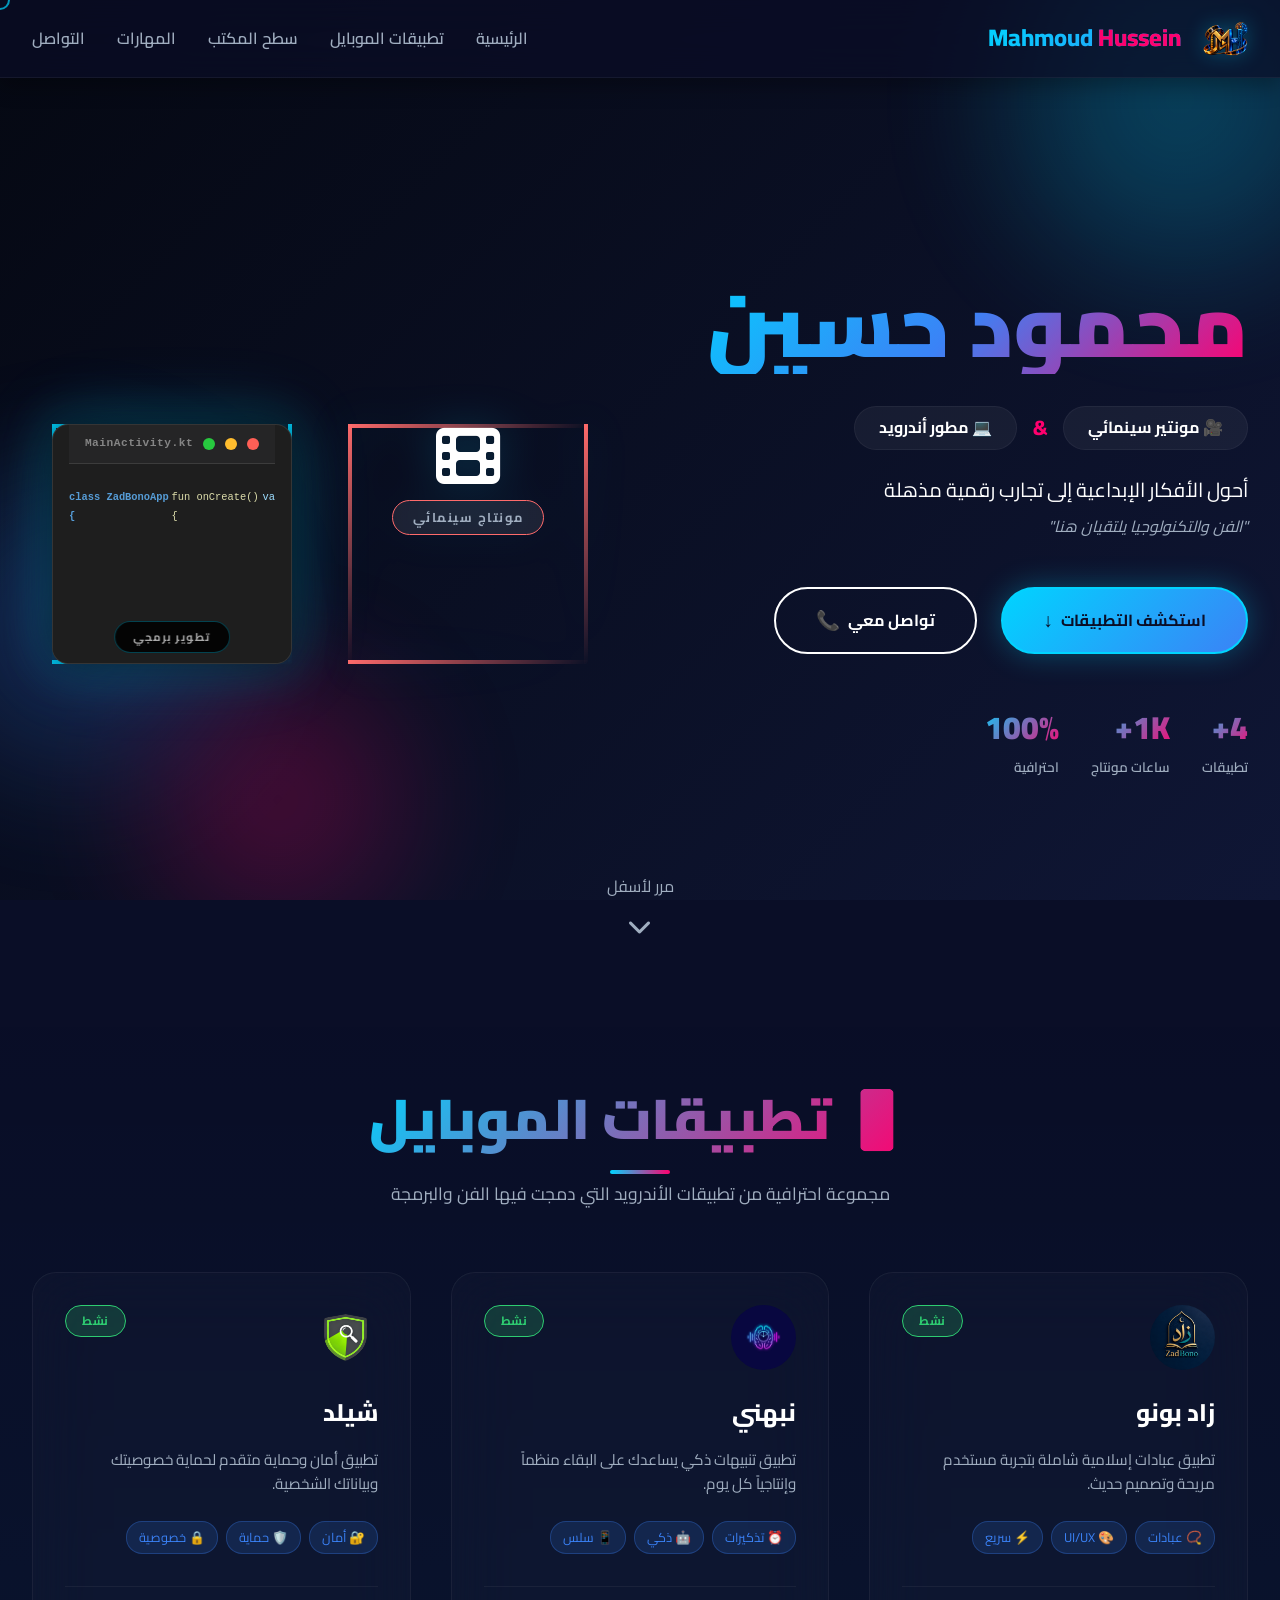
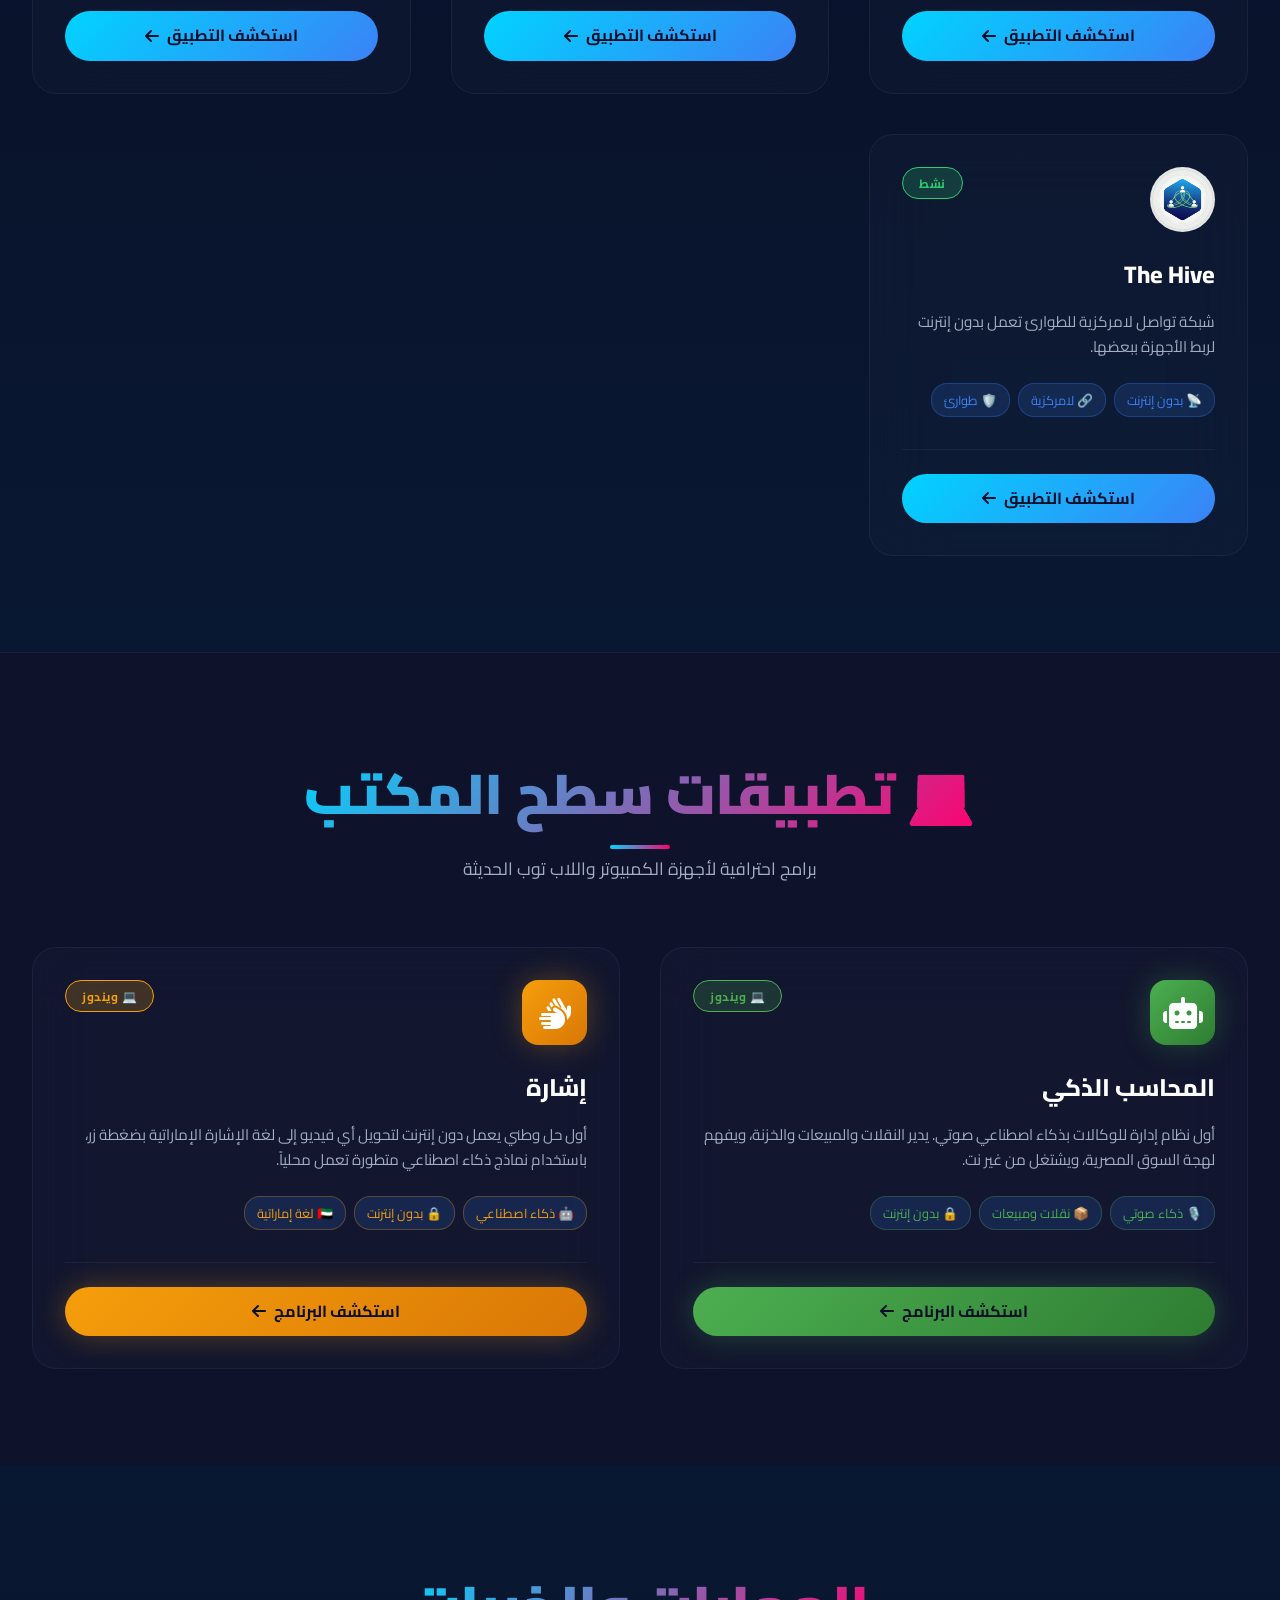
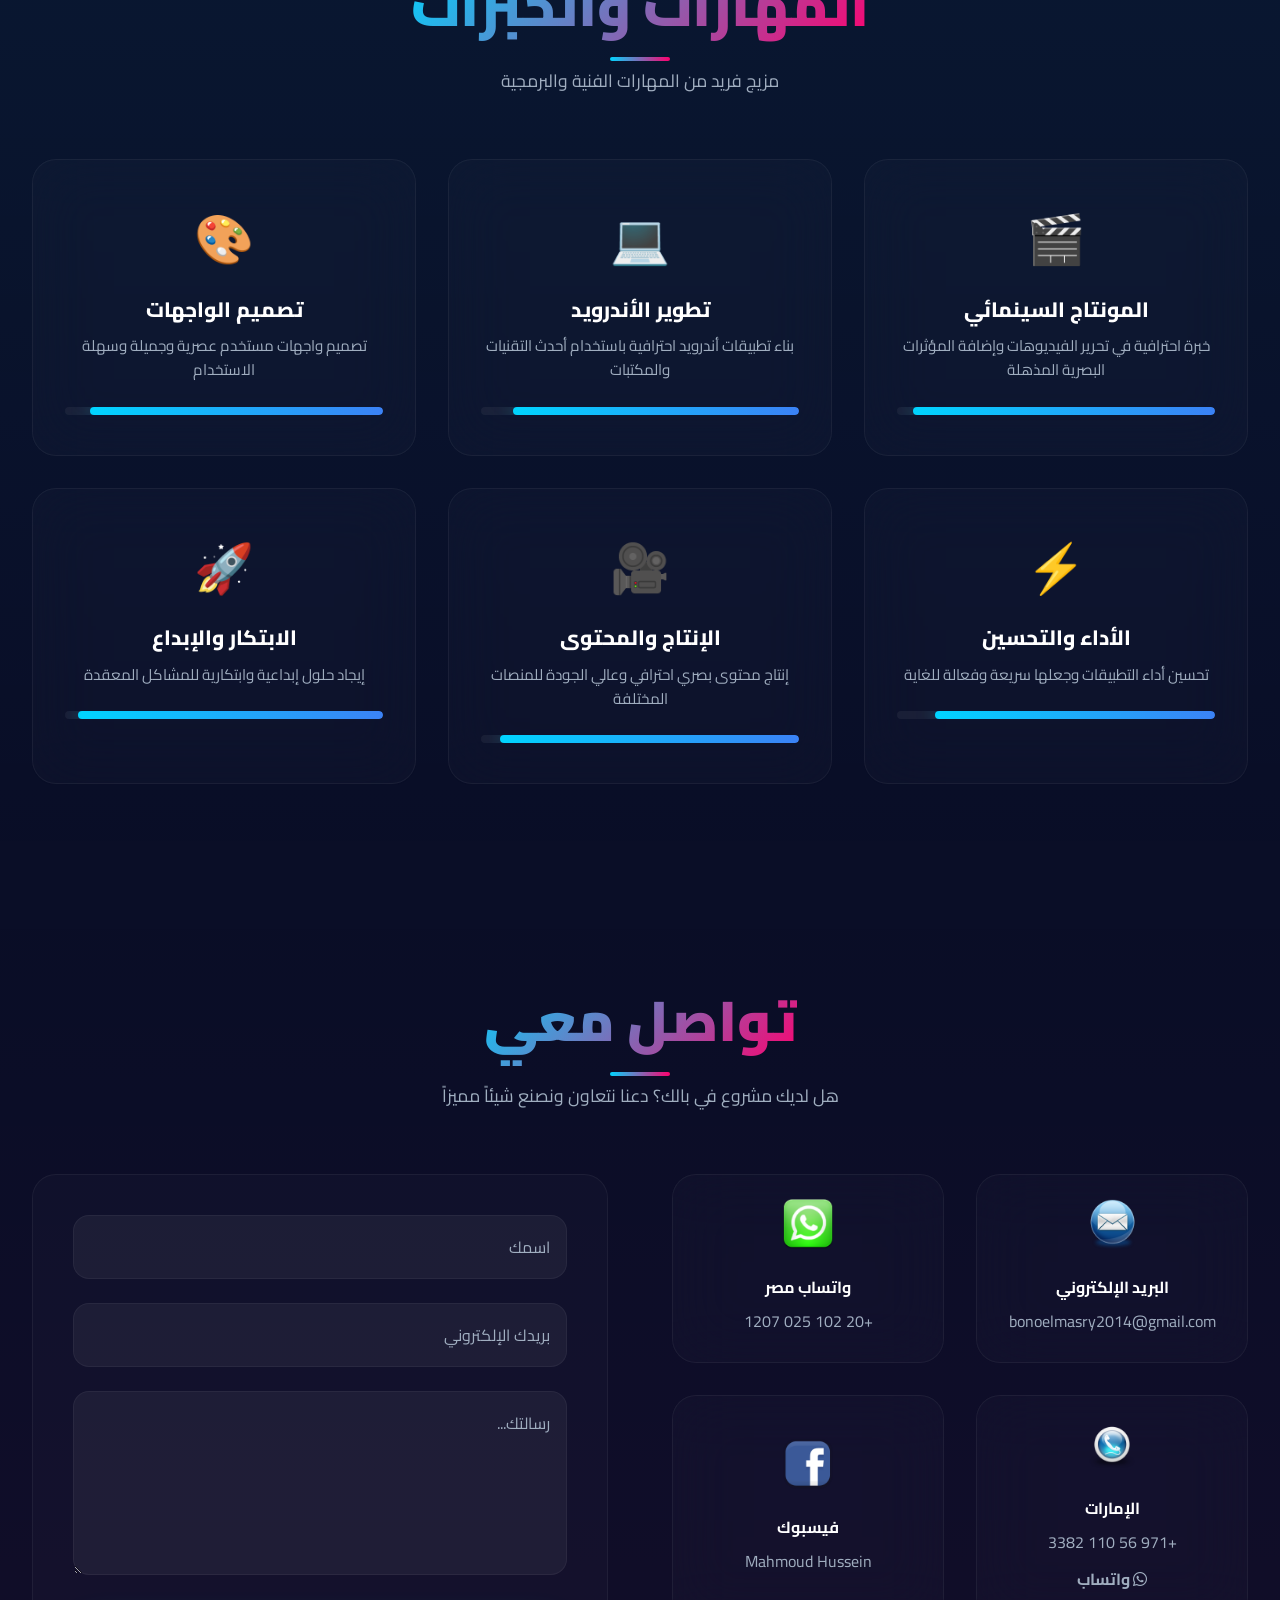
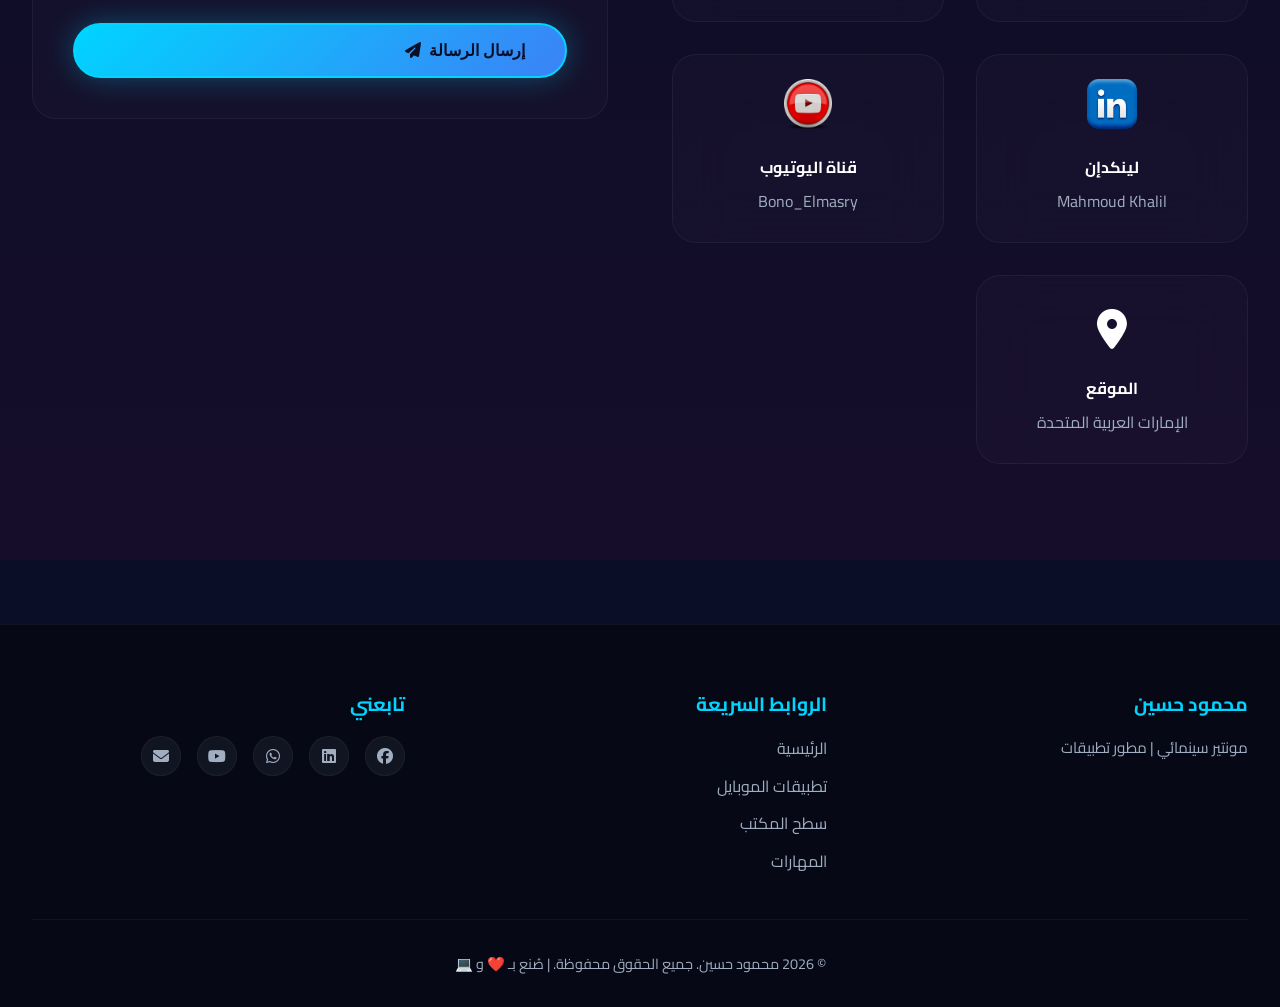
<file: index.html>
<!DOCTYPE html>
<html lang="ar" dir="rtl">
<head>
    <meta charset="UTF-8">
    <meta name="viewport" content="width=device-width, initial-scale=1.0">
    <title>محمود حسين | مونتير & مطور | الإمارات</title>

    <!-- أيقونة الموقع (Favicon) -->
    <link rel="icon" type="image/png" href="images/logo.png">

    <!-- SEO Meta Tags -->
    <meta name="description" content="الموقع الرسمي للمهندس محمود حسين (بونو المصري)، مطور تطبيقات أندرويد ومونتير سينمائي. استكشف أحدث مشاريعي مثل زاد بونو، نبهني، شيلد، والخلية.">
    <meta name="keywords" content="تطبيقات بونو المصري, بونو المصري, Bono, Bono Elmasry, BonoApp, مشاريع بونو المصري, محمود حسين, المهندس محمود حسين, مشاريع المهندس محمود حسين, مشاريع محمود بونو, مطور أندرويد, مونتير سينمائي">
    <meta name="author" content="Mahmoud Hussein (Bono Elmasry)">
    
    <!-- Open Graph -->
    <meta property="og:type" content="website">
    <meta property="og:url" content="https://bonoelmasry.github.io/">
    <meta property="og:title" content="محمود حسين | مونتير & مطور | BonoApp">
    <meta property="og:description" content="الموقع الرسمي للمهندس محمود حسين. استكشف أحدث تطبيقات الأندرويد وبرامج سطح المكتب.">
    <!-- تم تعديل الصورة هنا عشان اللوجو الجديد يظهر في الشير -->
    <meta property="og:image" content="https://bonoelmasry.github.io/images/logo.png">

    <!-- Twitter -->
    <meta property="twitter:card" content="summary_large_image">
    <meta property="twitter:url" content="https://bonoelmasry.github.io/">
    <meta property="twitter:title" content="محمود حسين | مونتير & مطور | BonoApp">
    <meta property="twitter:description" content="الموقع الرسمي للمهندس محمود حسين. استكشف أحدث تطبيقات الأندرويد وبرامج سطح المكتب.">

    <!-- Google Fonts -->
    <link rel="preconnect" href="https://fonts.googleapis.com">
    <link rel="preconnect" href="https://fonts.gstatic.com" crossorigin>
    <link href="https://fonts.googleapis.com/css2?family=Cairo:wght@400;700;900&family=Poppins:wght@300;400;600;700;800&display=swap" rel="stylesheet">
    
    <!-- Font Awesome -->
    <link rel="stylesheet" href="https://cdnjs.cloudflare.com/ajax/libs/font-awesome/6.4.0/css/all.min.css">
    
    <!-- ملف التصميم الأساسي -->
    <link rel="stylesheet" href="style.css">

    <style>
        /* =============================================
           التعديلات المحسّنة للمربعين (Hero Visuals)
           ============================================= */
        .hero-visuals {
            display: flex;
            gap: 3.5rem;
            justify-content: center;
            align-items: center;
            flex-wrap: wrap;
            animation: slideInRight 0.8s ease-out;
            margin-top: 2rem;
        }

        .hero-visuals .cinema-frame {
            width: 240px;
            height: 240px;
            position: relative;
            display: flex;
            align-items: center;
            justify-content: center;
            transition: all 0.4s ease;
            filter: drop-shadow(0 0 20px rgba(0, 212, 255, 0.2));
        }

        .hero-visuals .cinema-frame:hover {
            transform: translateY(-10px);
            filter: drop-shadow(0 0 40px rgba(0, 212, 255, 0.5));
        }

        .hero-visuals .frame-accent {
            background: linear-gradient(135deg, var(--accent-color, var(--primary-color)), transparent);
            position: absolute;
            transition: all 0.3s ease;
        }

        .frame-accent.frame-top,
        .frame-accent.frame-bottom {
            width: 100%;
            height: 4px;
        }

        .frame-accent.frame-top { top: 0; left: 0; }
        .frame-accent.frame-bottom { bottom: 0; left: 0; }

        .frame-accent.frame-left,
        .frame-accent.frame-right {
            width: 4px;
            height: 100%;
        }

        .frame-accent.frame-left { top: 0; left: 0; }
        .frame-accent.frame-right { top: 0; right: 0; }

        .hero-visuals .cinema-content {
            display: flex;
            flex-direction: column;
            align-items: center;
            gap: 0.75rem;
            font-size: 3.5rem;
            transition: all 0.3s ease;
            width: 100%;
            height: 100%;
            position: relative;
        }

        .hero-visuals .cinema-content i {
            font-size: 4rem;
            color: var(--text-light);
            transition: all 0.3s ease;
        }

        .hero-visuals .cinema-frame:hover .cinema-content i {
            transform: scale(1.15) rotate(-5deg);
            color: var(--accent-color, var(--primary-color));
            filter: drop-shadow(0 0 20px currentColor);
        }

        .frame-label {
            font-size: 0.8rem;
            font-weight: 700;
            color: var(--text-muted);
            letter-spacing: 1.5px;
            text-align: center;
            background: rgba(255, 255, 255, 0.08);
            padding: 0.4rem 1.2rem;
            border-radius: 50px;
            border: 1px solid var(--border-color);
            transition: all 0.3s ease;
            text-transform: uppercase;
            font-family: 'Cairo', sans-serif;
        }

        .hero-visuals .cinema-frame:hover .frame-label {
            color: var(--text-light);
            border-color: var(--accent-color, var(--primary-color));
            box-shadow: 0 0 25px rgba(0, 212, 255, 0.4);
            background: rgba(0, 212, 255, 0.1);
        }

        /* =============================================
           CODE EDITOR (VS Code Style) - محسّن
           ============================================= */
        .code-editor-frame .cinema-content {
            background: #1e1e1e;
            border-radius: 16px;
            padding: 0;
            overflow: hidden;
            width: 100%;
            height: 100%;
            position: relative;
            display: flex;
            flex-direction: column;
            box-shadow: 
                0 0 40px rgba(0, 0, 0, 0.6),
                0 0 80px rgba(0, 212, 255, 0.2);
            border: 1px solid rgba(255, 255, 255, 0.1);
        }

        .editor-tabs {
            display: flex;
            align-items: center;
            gap: 10px;
            padding: 10px 16px;
            background: #252526;
            border-bottom: 1px solid #3c3c3c;
            flex-shrink: 0;
        }

        .dot {
            width: 12px;
            height: 12px;
            border-radius: 50%;
            display: inline-block;
            transition: all 0.3s ease;
        }
        
        .dot-red { background: #ff5f56; }
        .dot-yellow { background: #ffbd2e; }
        .dot-green { background: #27c93f; }

        .code-editor-frame:hover .dot-red { box-shadow: 0 0 10px #ff5f56; }
        .code-editor-frame:hover .dot-yellow { box-shadow: 0 0 10px #ffbd2e; }
        .code-editor-frame:hover .dot-green { box-shadow: 0 0 10px #27c93f; }

        .editor-filename {
            color: #858585;
            font-size: 0.7rem;
            font-family: 'Courier New', monospace;
            margin-left: auto;
            font-weight: 600;
            letter-spacing: 0.5px;
        }

        .editor-body {
            flex: 1;
            padding: 12px 16px;
            font-family: 'Courier New', 'Consolas', monospace;
            font-size: 0.65rem;
            line-height: 1.8;
            color: #d4d4d4;
            background: #1e1e1e;
            overflow: hidden;
            min-height: 0;
            display: flex;
            align-items: flex-start;
            justify-content: flex-start;
            direction: ltr;
            text-align: left;
        }

        /* Syntax Highlighting */
        .code-keyword { color: #569cd6; font-weight: 600; }
        .code-function { color: #dcdcaa; }
        .code-string { color: #ce9178; }
        .code-comment { color: #6a9955; font-style: italic; }
        .code-variable { color: #9cdcfe; }
        .code-number { color: #b5cea8; }
        .code-class { color: #4ec9b0; }

        .code-editor .frame-label {
            position: absolute;
            bottom: 10px;
            left: 50%;
            transform: translateX(-50%);
            background: rgba(0, 0, 0, 0.85);
            backdrop-filter: blur(15px);
            font-size: 0.7rem;
            padding: 6px 18px;
            border-radius: 30px;
            border: 1px solid rgba(0, 212, 255, 0.3);
            color: #aaa;
            white-space: nowrap;
            font-family: 'Cairo', sans-serif;
            z-index: 10;
        }

        .code-editor-frame:hover .cinema-content {
            border-color: var(--accent-color);
            box-shadow: 
                0 0 40px rgba(0, 0, 0, 0.6),
                0 0 100px rgba(0, 212, 255, 0.4);
        }

        /* =============================================
           RESPONSIVE للمربعين - محسّن
           ============================================= */
        @media (max-width: 992px) {
            .hero-visuals {
                gap: 2.5rem;
            }
            .hero-visuals .cinema-frame {
                width: 200px;
                height: 200px;
            }
        }

        @media (max-width: 768px) {
            .hero-visuals {
                gap: 2rem;
                margin-top: 1.5rem;
            }
            .hero-visuals .cinema-frame {
                width: 170px;
                height: 170px;
            }
            .hero-visuals .cinema-content i {
                font-size: 3rem;
            }
            .frame-label {
                font-size: 0.65rem;
                padding: 0.3rem 1rem;
            }
            .editor-body {
                font-size: 0.55rem;
                padding: 8px 12px;
                line-height: 1.6;
            }
            .editor-filename {
                font-size: 0.6rem;
            }
            .dot {
                width: 10px;
                height: 10px;
            }
            .code-editor .frame-label {
                font-size: 0.6rem;
                padding: 4px 12px;
            }
        }

        @media (max-width: 480px) {
            .hero-visuals {
                flex-direction: row;
                gap: 1.2rem;
            }
            .hero-visuals .cinema-frame {
                width: 140px;
                height: 140px;
            }
            .hero-visuals .cinema-content i {
                font-size: 2.5rem;
            }
            .frame-label {
                font-size: 0.55rem;
                padding: 0.25rem 0.75rem;
            }
            .editor-body {
                font-size: 0.45rem;
                padding: 6px 10px;
                line-height: 1.5;
            }
            .editor-filename {
                font-size: 0.5rem;
            }
            .editor-tabs {
                padding: 6px 10px;
            }
            .code-editor .frame-label {
                font-size: 0.5rem;
                padding: 3px 10px;
                bottom: 6px;
            }
        }
    </style>
</head>
<body>

    <!-- ANIMATED BACKGROUND -->
    <div class="animated-bg"></div>
    <div class="floating-orbs">
        <div class="orb orb-1"></div>
        <div class="orb orb-2"></div>
        <div class="orb orb-3"></div>
    </div>

    <!-- ===== NAVBAR ===== -->
    <nav class="navbar">
        <div class="nav-container">
            <div class="logo">
                <!-- تم استبدال الإيموجي باللوجو الجديد 3D -->
                <img src="images/logo.png" alt="Bono Logo" style="height: 45px; width: auto; object-fit: contain; filter: drop-shadow(0 0 10px rgba(0, 212, 255, 0.3)); margin-left: 10px;">
                <span class="logo-text">Mahmoud <span class="highlight">Hussein</span></span>
            </div>
            <ul class="nav-menu">
                <li><a href="#home" class="nav-link active">الرئيسية</a></li>
                <li><a href="#apps" class="nav-link">تطبيقات الموبايل</a></li>
                <li><a href="#desktop" class="nav-link">سطح المكتب</a></li>
                <li><a href="#skills" class="nav-link">المهارات</a></li>
                <li><a href="#contact" class="nav-link">التواصل</a></li>
            </ul>
            <div class="hamburger" aria-label="القائمة" aria-expanded="false">
                <span></span>
                <span></span>
                <span></span>
            </div>
        </div>
    </nav>

    <!-- ===== HERO SECTION ===== -->
    <header class="hero" id="home">
        <div class="hero-wrapper">
            <div class="hero-content">
                <!-- Animated Title -->
                <div class="title-container">
                    <h1 class="main-title">
                        <span class="title-word" style="--index: 0;">محمود</span>
                        <span class="title-word" style="--index: 1;">حسين</span>
                    </h1>
                </div>

                <!-- Subtitle -->
                <div class="subtitle-container">
                    <h2 class="subtitle">
                        <span class="role-badge">🎥 مونتير سينمائي</span>
                        <span class="separator">&</span>
                        <span class="role-badge">💻 مطور أندرويد</span>
                    </h2>
                </div>

                <p class="hero-description">أحول الأفكار الإبداعية إلى تجارب رقمية مذهلة</p>
                <p class="hero-tagline">"الفن والتكنولوجيا يلتقيان هنا"</p>

                <!-- CTA Buttons -->
                <div class="cta-buttons">
                    <a href="#apps" class="btn btn-primary">
                        <span class="btn-text">استكشف التطبيقات</span>
                        <span class="btn-icon">↓</span>
                    </a>
                    <a href="#contact" class="btn btn-secondary">
                        <span class="btn-text">تواصل معي</span>
                        <span class="btn-icon">📞</span>
                    </a>
                </div>

                <!-- Stats -->
                <div class="hero-stats">
                    <div class="stat">
                        <span class="stat-number">4+</span>
                        <span class="stat-label">تطبيقات</span>
                    </div>
                    <div class="stat">
                        <span class="stat-number">1K+</span>
                        <span class="stat-label">ساعات مونتاج</span>
                    </div>
                    <div class="stat">
                        <span class="stat-number">100%</span>
                        <span class="stat-label">احترافية</span>
                    </div>
                </div>
            </div>

            <!-- ===== HERO VISUALS (المربعين المحسّنين) ===== -->
            <div class="hero-visuals">
                <!-- الإطار الأول: المونتاج السينمائي -->
                <div class="cinema-frame" style="--accent-color: #ff6b6b; --border-color: #ff6b6b;">
                    <div class="frame-accent frame-top"></div>
                    <div class="frame-accent frame-right"></div>
                    <div class="frame-accent frame-bottom"></div>
                    <div class="frame-accent frame-left"></div>
                    <div class="cinema-content">
                        <i class="fas fa-film"></i>
                        <span class="frame-label">مونتاج سينمائي</span>
                    </div>
                </div>

                <!-- الإطار الثاني: البرمجة والتطوير (VS Code) -->
                <div class="cinema-frame code-editor-frame" style="--accent-color: #00d4ff; --border-color: #00d4ff;">
                    <div class="frame-accent frame-top"></div>
                    <div class="frame-accent frame-right"></div>
                    <div class="frame-accent frame-bottom"></div>
                    <div class="frame-accent frame-left"></div>
                    
                    <div class="cinema-content code-editor">
                        <!-- شريط عنوان VS Code -->
                        <div class="editor-tabs">
                            <span class="dot dot-red"></span>
                            <span class="dot dot-yellow"></span>
                            <span class="dot dot-green"></span>
                            <span class="editor-filename">MainActivity.kt</span>
                        </div>
                        
                        <!-- منطقة الكود -->
                        <div class="editor-body" id="codeDisplay"></div>
                        
                        <span class="frame-label">تطوير برمجي</span>
                    </div>
                </div>
            </div>
        </div>

        <!-- Scroll Indicator -->
        <div class="scroll-indicator">
            <span>مرر لأسفل</span>
            <div class="scroll-arrow">
                <i class="fas fa-chevron-down"></i>
            </div>
        </div>
    </header>

    <!-- ===== APPS SECTION (موبايل) ===== -->
    <section class="apps-section" id="apps">
        <div class="container">
            <div class="section-header">
                <h2 class="section-title">📱 تطبيقات الموبايل</h2>
                <p class="section-subtitle">مجموعة احترافية من تطبيقات الأندرويد التي دمجت فيها الفن والبرمجة</p>
            </div>

            <div class="apps-grid">
                <!-- App Card 1: Zad Bono -->
                <div class="app-card" data-app="zad-bono">
                    <div class="card-background"></div>
                    <div class="card-glow"></div>
                    <div class="card-header">
                        <div class="app-icon">
                            <img src="images/zadbono.jpg" alt="زاد بونو" style="width: 65px; height: 65px; border-radius: 50%; object-fit: cover; display: block;">
                        </div>
                        <div class="app-badges">
                            <span class="badge badge-active">نشط</span>
                        </div>
                    </div>
                    <div class="card-body">
                        <h3 class="app-name">زاد بونو</h3>
                        <p class="app-description">تطبيق عبادات إسلامية شاملة بتجربة مستخدم مريحة وتصميم حديث.</p>
                        <div class="app-features">
                            <span class="feature-tag">📿 عبادات</span>
                            <span class="feature-tag">🎨 UI/UX</span>
                            <span class="feature-tag">⚡ سريع</span>
                        </div>
                    </div>
                    <div class="card-footer">
                        <a href="zad-bono.html" target="_blank" class="card-btn">
                            <span>استكشف التطبيق</span>
                            <i class="fas fa-arrow-left"></i>
                        </a>
                    </div>
                </div>

                <!-- App Card 2: Nabbehny -->
                <div class="app-card" data-app="nabbehny">
                    <div class="card-background"></div>
                    <div class="card-glow"></div>
                    <div class="card-header">
                        <div class="app-icon" style="background-image: url('images/nabhne.jpg'); background-size: cover; background-position: center; width: 65px; height: 65px; border-radius: 50%;"></div>
                        <div class="app-badges">
                            <span class="badge badge-active">نشط</span>
                        </div>
                    </div>
                    <div class="card-body">
                        <h3 class="app-name">نبهني</h3>
                        <p class="app-description">تطبيق تنبيهات ذكي يساعدك على البقاء منظماً وإنتاجياً كل يوم.</p>
                        <div class="app-features">
                            <span class="feature-tag">⏰ تذكيرات</span>
                            <span class="feature-tag">🤖 ذكي</span>
                            <span class="feature-tag">📱 سلس</span>
                        </div>
                    </div>
                    <div class="card-footer">
                        <a href="nabbehny.html" target="_blank" class="card-btn">
                            <span>استكشف التطبيق</span>
                            <i class="fas fa-arrow-left"></i>
                        </a>
                    </div>
                </div>

                <!-- App Card 3: Shield -->
                <div class="app-card" data-app="shield">
                    <div class="card-background"></div>
                    <div class="card-glow"></div>
                    <div class="card-header">
                        <div class="app-icon" style="background-image: url('images/sheld.png'); background-size: cover; background-position: center; width: 65px; height: 65px; border-radius: 50%;"></div>
                        <div class="app-badges">
                            <span class="badge badge-active">نشط</span>
                        </div>
                    </div>
                    <div class="card-body">
                        <h3 class="app-name">شيلد</h3>
                        <p class="app-description">تطبيق أمان وحماية متقدم لحماية خصوصيتك وبياناتك الشخصية.</p>
                        <div class="app-features">
                            <span class="feature-tag">🔐 أمان</span>
                            <span class="feature-tag">🛡️ حماية</span>
                            <span class="feature-tag">🔒 خصوصية</span>
                        </div>
                    </div>
                    <div class="card-footer">
                        <a href="shield.html" target="_blank" class="card-btn">
                            <span>استكشف التطبيق</span>
                            <i class="fas fa-arrow-left"></i>
                        </a>
                    </div>
                </div>

                <!-- App Card 4: The Hive -->
                <div class="app-card" data-app="the-hive">
                    <div class="card-background"></div>
                    <div class="card-glow"></div>
                    <div class="card-header">
                        <div class="app-icon" style="background-image: url('images/hive.png'); background-size: cover; background-position: center; width: 65px; height: 65px; border-radius: 50%;"></div>
                        <div class="app-badges">
                            <span class="badge badge-active">نشط</span>
                        </div>
                    </div>
                    <div class="card-body">
                        <h3 class="app-name">The Hive</h3>
                        <p class="app-description">شبكة تواصل لامركزية للطوارئ تعمل بدون إنترنت لربط الأجهزة ببعضها.</p>
                        <div class="app-features">
                            <span class="feature-tag">📡 بدون إنترنت</span>
                            <span class="feature-tag">🔗 لامركزية</span>
                            <span class="feature-tag">🛡️ طوارئ</span>
                        </div>
                    </div>
                    <div class="card-footer">
                        <a href="the-hive.html" target="_blank" class="card-btn">
                            <span>استكشف التطبيق</span>
                            <i class="fas fa-arrow-left"></i>
                        </a>
                    </div>
                </div>
            </div>
        </div>
    </section>

    <!-- ===== DESKTOP APPS SECTION ===== -->
    <section class="apps-section" id="desktop" style="background: rgba(255, 255, 255, 0.02); border-top: 1px solid rgba(255,255,255,0.05);">
        <div class="container">
            <div class="section-header">
                <h2 class="section-title">💻 تطبيقات سطح المكتب</h2>
                <p class="section-subtitle">برامج احترافية لأجهزة الكمبيوتر واللاب توب الحديثة</p>
            </div>

            <div class="apps-grid">
                <!-- Desktop App Card 1: المحاسب الذكي -->
                <div class="app-card" data-app="accountant">
                    <div class="card-background"></div>
                    <div class="card-glow"></div>
                    <div class="card-header">
                        <div class="app-icon" style="background: linear-gradient(135deg, #4CAF50, #2E7D32); width: 65px; height: 65px; border-radius: 16px; display: flex; align-items: center; justify-content: center; font-size: 2rem; color: #fff; box-shadow: 0 0 30px rgba(76, 175, 80, 0.3);">
                            <i class="fas fa-robot"></i>
                        </div>
                        <div class="app-badges">
                            <span class="badge badge-active" style="background: rgba(76, 175, 80, 0.2); color: #4CAF50; border-color: #4CAF50;">💻 ويندوز</span>
                        </div>
                    </div>
                    <div class="card-body">
                        <h3 class="app-name">المحاسب الذكي</h3>
                        <p class="app-description">أول نظام إدارة للوكالات بذكاء اصطناعي صوتي. يدير النقلات والمبيعات والخزنة، ويفهم لهجة السوق المصرية، ويشتغل من غير نت.</p>
                        <div class="app-features">
                            <span class="feature-tag" style="color: #4CAF50; border-color: rgba(76, 175, 80, 0.3);">🎙️ ذكاء صوتي</span>
                            <span class="feature-tag" style="color: #4CAF50; border-color: rgba(76, 175, 80, 0.3);">📦 نقلات ومبيعات</span>
                            <span class="feature-tag" style="color: #4CAF50; border-color: rgba(76, 175, 80, 0.3);">🔒 بدون إنترنت</span>
                        </div>
                    </div>
                    <div class="card-footer">
                        <a href="accountant.html" target="_blank" class="card-btn" style="background: linear-gradient(135deg, #4CAF50, #2E7D32); box-shadow: 0 0 30px rgba(76, 175, 80, 0.3);">
                            <span>استكشف البرنامج</span>
                            <i class="fas fa-arrow-left"></i>
                        </a>
                    </div>
                </div>

                <!-- Desktop App Card 2: إشارة -->
                <div class="app-card" data-app="eshra">
                    <div class="card-background"></div>
                    <div class="card-glow"></div>
                    <div class="card-header">
                        <div class="app-icon" style="background: linear-gradient(135deg, #F59E0B, #D97706); width: 65px; height: 65px; border-radius: 16px; display: flex; align-items: center; justify-content: center; font-size: 2rem; color: #fff; box-shadow: 0 0 30px rgba(245, 158, 11, 0.3);">
                            <i class="fas fa-hands"></i>
                        </div>
                        <div class="app-badges">
                            <span class="badge badge-active" style="background: rgba(245, 158, 11, 0.2); color: #F59E0B; border-color: #F59E0B;">💻 ويندوز</span>
                        </div>
                    </div>
                    <div class="card-body">
                        <h3 class="app-name">إشارة</h3>
                        <p class="app-description">أول حل وطني يعمل دون إنترنت لتحويل أي فيديو إلى لغة الإشارة الإماراتية بضغطة زر، باستخدام نماذج ذكاء اصطناعي متطورة تعمل محلياً.</p>
                        <div class="app-features">
                            <span class="feature-tag" style="color: #F59E0B; border-color: rgba(245, 158, 11, 0.3);">🤖 ذكاء اصطناعي</span>
                            <span class="feature-tag" style="color: #F59E0B; border-color: rgba(245, 158, 11, 0.3);">🔒 بدون إنترنت</span>
                            <span class="feature-tag" style="color: #F59E0B; border-color: rgba(245, 158, 11, 0.3);">🇦🇪 لغة إماراتية</span>
                        </div>
                    </div>
                    <div class="card-footer">
                        <a href="eshra-ai.html" target="_blank" class="card-btn" style="background: linear-gradient(135deg, #F59E0B, #D97706); box-shadow: 0 0 30px rgba(245, 158, 11, 0.3);">
                            <span>استكشف البرنامج</span>
                            <i class="fas fa-arrow-left"></i>
                        </a>
                    </div>
                </div>
            </div>
        </div>
    </section>

    <!-- ===== SKILLS SECTION ===== -->
    <section class="skills-section" id="skills">
        <div class="container">
            <div class="section-header">
                <h2 class="section-title">المهارات والخبرات</h2>
                <p class="section-subtitle">مزيج فريد من المهارات الفنية والبرمجية</p>
            </div>

            <div class="skills-grid">
                <div class="skill-card">
                    <div class="skill-icon">🎬</div>
                    <h3>المونتاج السينمائي</h3>
                    <p>خبرة احترافية في تحرير الفيديوهات وإضافة المؤثرات البصرية المذهلة</p>
                    <div class="skill-level">
                        <div class="progress-bar" style="width: 95%"></div>
                    </div>
                </div>
                <div class="skill-card">
                    <div class="skill-icon">💻</div>
                    <h3>تطوير الأندرويد</h3>
                    <p>بناء تطبيقات أندرويد احترافية باستخدام أحدث التقنيات والمكتبات</p>
                    <div class="skill-level">
                        <div class="progress-bar" style="width: 90%"></div>
                    </div>
                </div>
                <div class="skill-card">
                    <div class="skill-icon">🎨</div>
                    <h3>تصميم الواجهات</h3>
                    <p>تصميم واجهات مستخدم عصرية وجميلة وسهلة الاستخدام</p>
                    <div class="skill-level">
                        <div class="progress-bar" style="width: 92%"></div>
                    </div>
                </div>
                <div class="skill-card">
                    <div class="skill-icon">⚡</div>
                    <h3>الأداء والتحسين</h3>
                    <p>تحسين أداء التطبيقات وجعلها سريعة وفعالة للغاية</p>
                    <div class="skill-level">
                        <div class="progress-bar" style="width: 88%"></div>
                    </div>
                </div>
                <div class="skill-card">
                    <div class="skill-icon">🎥</div>
                    <h3>الإنتاج والمحتوى</h3>
                    <p>إنتاج محتوى بصري احترافي وعالي الجودة للمنصات المختلفة</p>
                    <div class="skill-level">
                        <div class="progress-bar" style="width: 94%"></div>
                    </div>
                </div>
                <div class="skill-card">
                    <div class="skill-icon">🚀</div>
                    <h3>الابتكار والإبداع</h3>
                    <p>إيجاد حلول إبداعية وابتكارية للمشاكل المعقدة</p>
                    <div class="skill-level">
                        <div class="progress-bar" style="width: 96%"></div>
                    </div>
                </div>
            </div>
        </div>
    </section>

    <!-- ===== CONTACT SECTION ===== -->
    <section class="contact-section" id="contact">
        <div class="container">
            <div class="section-header">
                <h2 class="section-title">تواصل معي</h2>
                <p class="section-subtitle">هل لديك مشروع في بالك؟ دعنا نتعاون ونصنع شيئاً مميزاً</p>
            </div>

            <div class="contact-content">
                <div class="contact-info">
                    <div class="contact-card">
                        <div class="contact-icon"><img src="images/email.png" alt="البريد الإلكتروني"></div>
                        <h3>البريد الإلكتروني</h3>
                        <a href="mailto:bonoelmasry2014@gmail.com">bonoelmasry2014@gmail.com</a>
                    </div>
                    <div class="contact-card">
                        <div class="contact-icon"><img src="images/whatsapp.png" alt="واتساب مصر"></div>
                        <h3>واتساب مصر</h3>
                        <a href="https://wa.me/201020251207" target="_blank">+20 102 025 1207</a>
                    </div>
                    <div class="contact-card">
                        <div class="contact-icon"><img src="images/phone.png" alt="هاتف الإمارات"></div>
                        <h3>الإمارات</h3>
                        <a href="tel:+971561103382">+971 56 110 3382</a>
                        <a href="https://wa.me/971561103382" target="_blank" class="whatsapp-link">
                            <i class="fab fa-whatsapp"></i> واتساب
                        </a>
                    </div>
                    <div class="contact-card">
                        <div class="contact-icon"><img src="images/facebook.png" alt="فيسبوك"></div>
                        <h3>فيسبوك</h3>
                        <a href="https://facebook.com/bonoelmasry" target="_blank">Mahmoud Hussein</a>
                    </div>
                    <div class="contact-card">
                        <div class="contact-icon"><img src="images/linkedin.png" alt="لينكدإن"></div>
                        <h3>لينكدإن</h3>
                        <a href="https://www.linkedin.com/in/mahmoud-khalil-editor?utm_source=share_via&utm_content=profile&utm_medium=member_android" target="_blank">Mahmoud Khalil</a>
                    </div>
                    <div class="contact-card">
                        <div class="contact-icon"><img src="images/youtube.png" alt="يوتيوب"></div>
                        <h3>قناة اليوتيوب</h3>
                        <a href="https://www.youtube.com/@Bono_Elmasry" target="_blank">Bono_Elmasry</a>
                    </div>
                    <div class="contact-card">
                        <div class="contact-icon"><i class="fas fa-map-marker-alt"></i></div>
                        <h3>الموقع</h3>
                        <p>الإمارات العربية المتحدة</p>
                    </div>
                </div>

                <div class="contact-form">
                    <form class="form" id="real-contact-form" action="https://formsubmit.co/bonoelmasry2014@gmail.com" method="POST">
                        <input type="hidden" name="_captcha" value="false">
                        <input type="hidden" name="_subject" value="رسالة جديدة من موقع محمود حسين">
                        <input type="hidden" name="_next" value="https://bonoelmasry.github.io/thank-you.html">
                        
                        <div class="form-group">
                            <input type="text" name="name" placeholder="اسمك" required>
                        </div>
                        <div class="form-group">
                            <input type="email" name="email" placeholder="بريدك الإلكتروني" required>
                        </div>
                        <div class="form-group">
                            <textarea name="message" placeholder="رسالتك..." rows="5" required></textarea>
                        </div>
                        <button type="submit" class="btn btn-primary btn-submit">
                            <span>إرسال الرسالة</span>
                            <i class="fas fa-paper-plane"></i>
                        </button>
                    </form>
                </div>
            </div>
        </div>
    </section>

    <!-- ===== FOOTER ===== -->
    <footer class="footer">
        <div class="container">
            <div class="footer-content">
                <div class="footer-section">
                    <h3>محمود حسين</h3>
                    <p>مونتير سينمائي | مطور تطبيقات</p>
                </div>
                <div class="footer-section">
                    <h3>الروابط السريعة</h3>
                    <ul>
                        <li><a href="#home">الرئيسية</a></li>
                        <li><a href="#apps">تطبيقات الموبايل</a></li>
                        <li><a href="#desktop">سطح المكتب</a></li>
                        <li><a href="#skills">المهارات</a></li>
                    </ul>
                </div>
                <div class="footer-section">
                    <h3>تابعني</h3>
                    <div class="social-links">
                        <a href="https://facebook.com/bonoelmasry" target="_blank" class="social-link"><i class="fab fa-facebook"></i></a>
                        <a href="https://www.linkedin.com/in/mahmoud-khalil-editor?utm_source=share_via&utm_content=profile&utm_medium=member_android" target="_blank" class="social-link"><i class="fab fa-linkedin"></i></a>
                        <a href="https://wa.me/201020251207" target="_blank" class="social-link"><i class="fab fa-whatsapp"></i></a>
                        <a href="https://www.youtube.com/@Bono_Elmasry" target="_blank" class="social-link"><i class="fab fa-youtube"></i></a>
                        <a href="mailto:bonoelmasry2014@gmail.com" class="social-link"><i class="fas fa-envelope"></i></a>
                    </div>
                </div>
            </div>
            <div class="footer-bottom">
                <p>&copy; 2026 محمود حسين. جميع الحقوق محفوظة. | صُنع بـ ❤️ و 💻</p>
            </div>
        </div>
    </footer>

    <!-- ===== SCRIPT.JS (الأساسي) ===== -->
    <script src="script.js"></script>

    <!-- ===== سكريبت إصلاح الفورم ===== -->
    <script>
        document.addEventListener('DOMContentLoaded', function() {
            var oldForm = document.querySelector('#real-contact-form');
            if (oldForm) {
                var newForm = oldForm.cloneNode(true);
                oldForm.parentNode.replaceChild(newForm, oldForm);
                
                newForm.addEventListener('submit', function(e) {
                    console.log('✅ جاري إرسال الرسالة إلى البريد الإلكتروني...');
                });
            }
        });
    </script>

    <!-- ===== سكريبت VS Code (الكتابة التلقائية) ===== -->
    <script>
        document.addEventListener('DOMContentLoaded', function() {
            const codeDisplay = document.getElementById('codeDisplay');
            if (!codeDisplay) return;

            const codeLines = [
                { text: 'class ZadBonoApp {', type: 'keyword' },
                { text: '  fun onCreate() {', type: 'function' },
                { text: '    val user = "Bono"', type: 'variable' },
                { text: '    // تهيئة التطبيق', type: 'comment' },
                { text: '    initDatabase()', type: 'function' },
                { text: '    println("Ready!")', type: 'string' },
                { text: '  }', type: 'keyword' },
                { text: '}', type: 'keyword' }
            ];

            let lineIndex = 0, charIndex = 0, isDeleting = false;

            function getLineHTML(line) {
                const cls = line.type ? 'code-' + line.type : '';
                return `<span class="${cls}">${line.text}</span>`;
            }

            function typeEffect() {
                if (lineIndex >= codeLines.length) {
                    if (!isDeleting) {
                        isDeleting = true;
                        setTimeout(typeEffect, 2000);
                        return;
                    }
                    if (lineIndex > 0) {
                        lineIndex--;
                        charIndex = codeLines[lineIndex].text.length;
                        if (charIndex > 0) {
                            charIndex--;
                            let html = '';
                            for (let i = 0; i < lineIndex; i++) {
                                html += getLineHTML(codeLines[i]) + '<br>';
                            }
                            if (charIndex > 0) {
                                const partial = codeLines[lineIndex].text.substring(0, charIndex);
                                html += `<span class="code-${codeLines[lineIndex].type}">${partial}</span>`;
                            }
                            codeDisplay.innerHTML = html;
                            setTimeout(typeEffect, 20);
                        } else {
                            if (lineIndex > 0) {
                                lineIndex--;
                                charIndex = codeLines[lineIndex].text.length;
                                setTimeout(typeEffect, 20);
                            } else {
                                isDeleting = false;
                                lineIndex = 0;
                                charIndex = 0;
                                codeDisplay.innerHTML = '';
                                setTimeout(typeEffect, 800);
                            }
                        }
                    } else {
                        isDeleting = false;
                        lineIndex = 0;
                        charIndex = 0;
                        codeDisplay.innerHTML = '';
                        setTimeout(typeEffect, 800);
                    }
                    return;
                }

                const line = codeLines[lineIndex];
                if (charIndex <= line.text.length) {
                    let html = '';
                    for (let i = 0; i < lineIndex; i++) {
                        html += getLineHTML(codeLines[i]) + '<br>';
                    }
                    const partial = line.text.substring(0, charIndex);
                    html += `<span class="code-${line.type}">${partial}</span>`;
                    codeDisplay.innerHTML = html;
                    charIndex++;
                    setTimeout(typeEffect, 40);
                } else {
                    lineIndex++;
                    charIndex = 0;
                    setTimeout(typeEffect, 150);
                }
            }

            setTimeout(typeEffect, 1000);
        });
    </script>
</body>
</html>
</file>
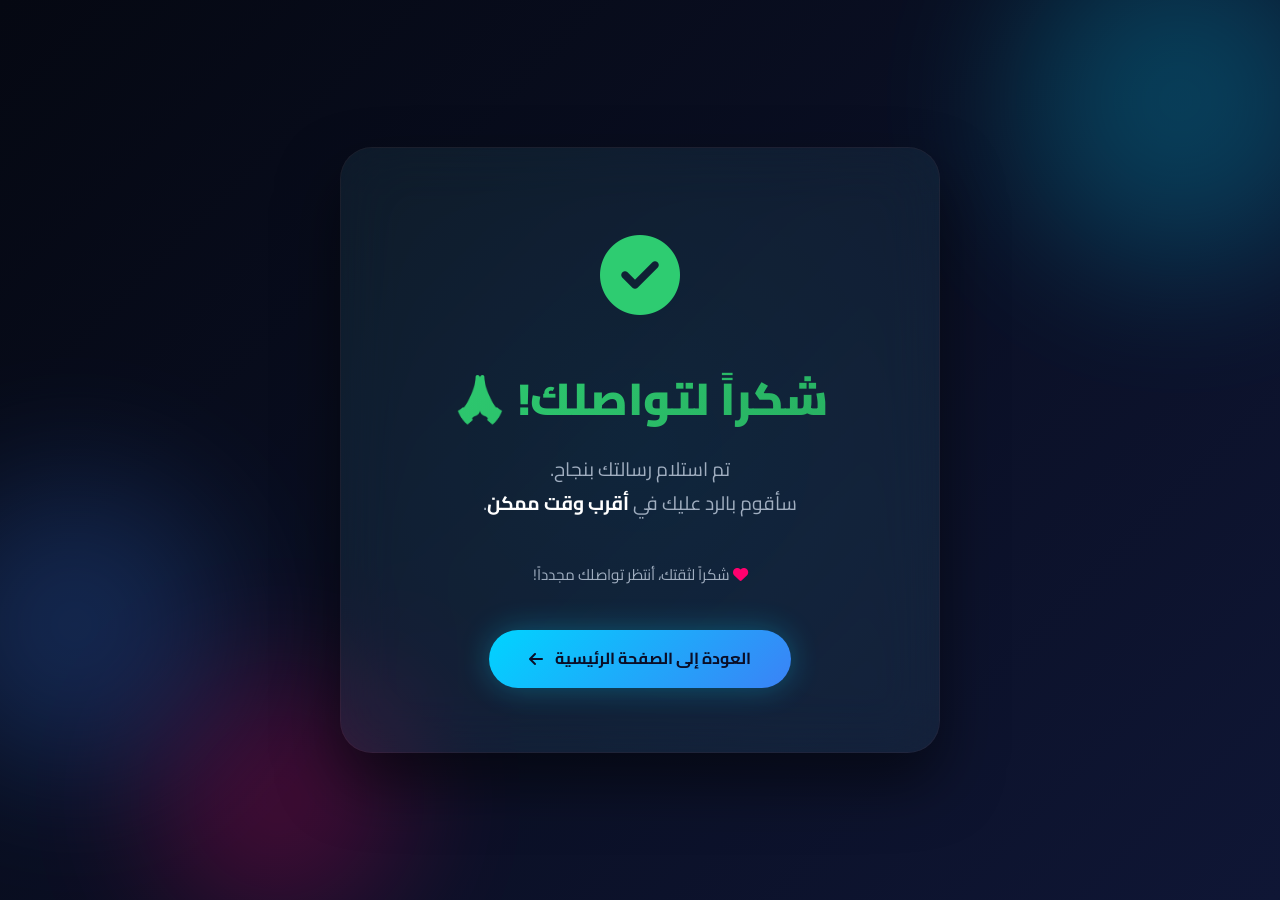
<file: thank-you.html>
<!DOCTYPE html>
<html lang="ar" dir="rtl">
<head>
    <meta charset="UTF-8">
    <meta name="viewport" content="width=device-width, initial-scale=1.0">
    <title>شكراً لتواصلك | محمود حسين</title>
    
    <!-- خطوط جوجل -->
    <link rel="preconnect" href="https://fonts.googleapis.com">
    <link rel="preconnect" href="https://fonts.gstatic.com" crossorigin>
    <link href="https://fonts.googleapis.com/css2?family=Cairo:wght@400;700;900&family=Poppins:wght@300;400;600;700;800&display=swap" rel="stylesheet">
    
    <!-- Font Awesome -->
    <link rel="stylesheet" href="https://cdnjs.cloudflare.com/ajax/libs/font-awesome/6.4.0/css/all.min.css">
    
    <!-- ملف التصميم الأساسي -->
    <link rel="stylesheet" href="style.css">

    <style>
        /* تنسيقات خاصة بصفحة الشكر */
        .thank-you-wrapper {
            min-height: 100vh;
            display: flex;
            align-items: center;
            justify-content: center;
            text-align: center;
            padding: 2rem;
            position: relative;
            z-index: 1;
        }

        .thank-you-card {
            background: rgba(255, 255, 255, 0.03);
            backdrop-filter: blur(30px);
            -webkit-backdrop-filter: blur(30px);
            border: 1px solid var(--border-color);
            border-radius: var(--radius-xl);
            padding: 4rem 3rem;
            max-width: 600px;
            width: 100%;
            box-shadow: var(--shadow-xl);
            animation: fadeInUp 0.8s ease-out;
            position: relative;
            overflow: hidden;
        }

        .thank-you-card::before {
            content: '';
            position: absolute;
            top: -50%;
            right: -50%;
            width: 200%;
            height: 200%;
            background: radial-gradient(circle, rgba(0, 212, 255, 0.08), transparent);
            animation: float 20s ease-in-out infinite;
            pointer-events: none;
        }

        .thank-you-icon {
            font-size: 5rem;
            color: #2ecc71;
            margin-bottom: 1.5rem;
            display: inline-block;
            animation: popIn 0.6s cubic-bezier(0.68, -0.55, 0.265, 1.55);
            position: relative;
            z-index: 1;
        }

        @keyframes popIn {
            0% {
                opacity: 0;
                transform: scale(0) rotate(-30deg);
            }
            100% {
                opacity: 1;
                transform: scale(1) rotate(0deg);
            }
        }

        .thank-you-title {
            font-size: 2.8rem;
            font-weight: 900;
            margin-bottom: 1rem;
            background: linear-gradient(135deg, #2ecc71, #27ae60);
            -webkit-background-clip: text;
            -webkit-text-fill-color: transparent;
            background-clip: text;
            position: relative;
            z-index: 1;
        }

        .thank-you-message {
            color: var(--text-muted);
            font-size: 1.2rem;
            line-height: 1.8;
            margin-bottom: 2.5rem;
            position: relative;
            z-index: 1;
        }

        .thank-you-message strong {
            color: var(--text-light);
            font-weight: 700;
        }

        .btn-home {
            display: inline-flex;
            align-items: center;
            gap: 0.75rem;
            padding: 1rem 2.5rem;
            background: linear-gradient(135deg, var(--primary-color), var(--primary-alt));
            color: var(--bg-dark);
            border-radius: var(--radius-full);
            font-weight: 700;
            font-size: 1rem;
            text-decoration: none;
            transition: var(--transition-normal);
            box-shadow: 0 0 30px rgba(0, 212, 255, 0.3);
            position: relative;
            z-index: 1;
        }

        .btn-home:hover {
            transform: translateY(-4px) scale(1.02);
            box-shadow: 0 10px 40px rgba(0, 212, 255, 0.5);
        }

        .btn-home i {
            transition: var(--transition-normal);
        }

        .btn-home:hover i {
            transform: translateX(-4px);
        }

        /* إخفاء النافبار والهيرو والفوتر الأصليين (مش موجودين هنا أصلاً) */
        /* مجرد تنسيق للهوامش */

        @media (max-width: 480px) {
            .thank-you-card {
                padding: 2.5rem 1.5rem;
            }
            .thank-you-title {
                font-size: 2rem;
            }
            .thank-you-icon {
                font-size: 4rem;
            }
        }
    </style>
</head>
<body>

    <!-- === ANIMATED BACKGROUND (نفس الموقع الرئيسي) === -->
    <div class="animated-bg"></div>
    <div class="floating-orbs">
        <div class="orb orb-1"></div>
        <div class="orb orb-2"></div>
        <div class="orb orb-3"></div>
    </div>

    <!-- === محتوى صفحة الشكر === -->
    <div class="thank-you-wrapper">
        <div class="thank-you-card">
            <!-- أيقونة النجاح -->
            <div class="thank-you-icon">
                <i class="fas fa-check-circle"></i>
            </div>

            <!-- العنوان -->
            <h1 class="thank-you-title">شكراً لتواصلك! 🙏</h1>

            <!-- رسالة الشكر -->
            <p class="thank-you-message">
                تم استلام رسالتك بنجاح.<br>
                سأقوم بالرد عليك في <strong>أقرب وقت ممكن</strong>.
                <br><br>
                <span style="color: var(--text-muted); font-size: 0.95rem;">
                    <i class="fas fa-heart" style="color: #ff006e;"></i> 
                    شكراً لثقتك، أنتظر تواصلك مجدداً!
                </span>
            </p>

            <!-- زر العودة للرئيسية -->
            <a href="index.html" class="btn-home">
                <span>العودة إلى الصفحة الرئيسية</span>
                <i class="fas fa-arrow-left"></i>
            </a>
        </div>
    </div>

    <!-- Scripts (اختياري، لو محتاج أي تفاعل بسيط) -->
    <script>
        // أي كود إضافي لو حبيت، مثلاً تأثيرات عند التحميل
        console.log('✅ صفحة الشكر تم تحميلها بنجاح!');
    </script>

</body>
</html>
</file>
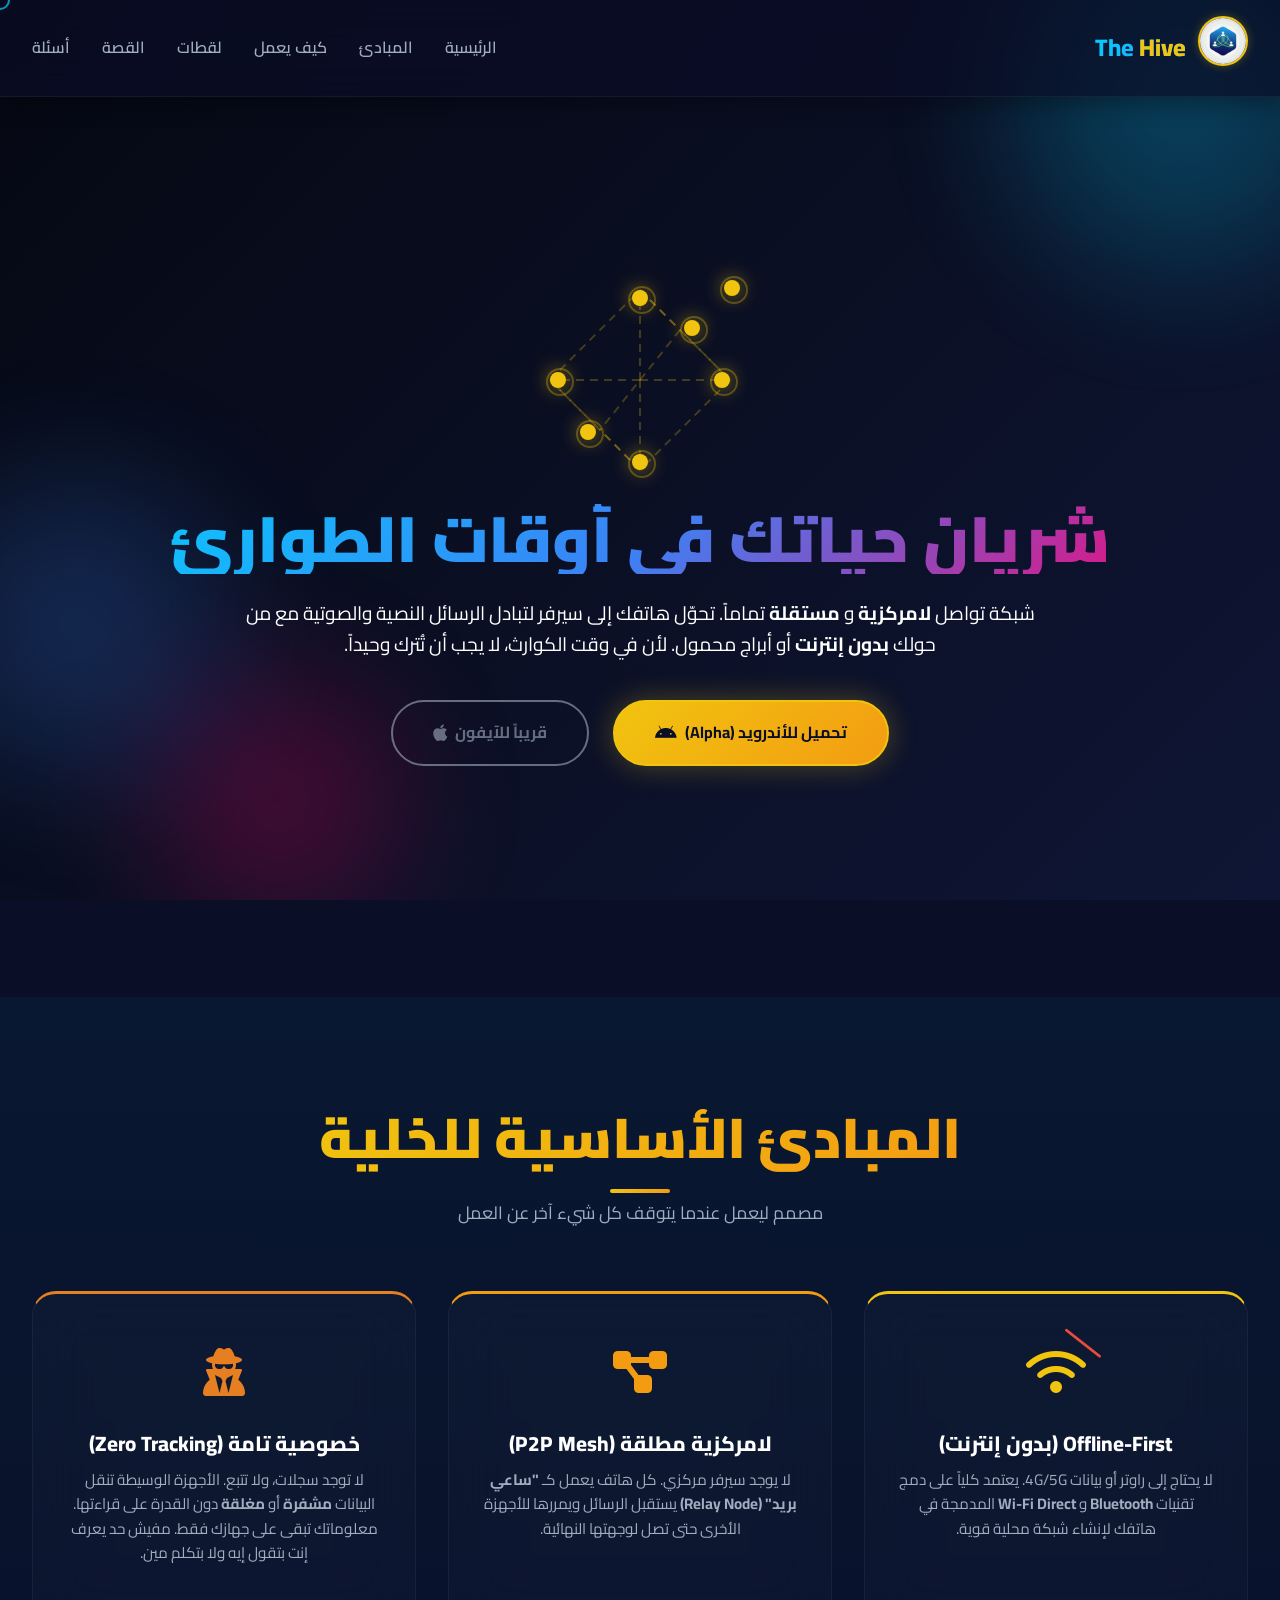
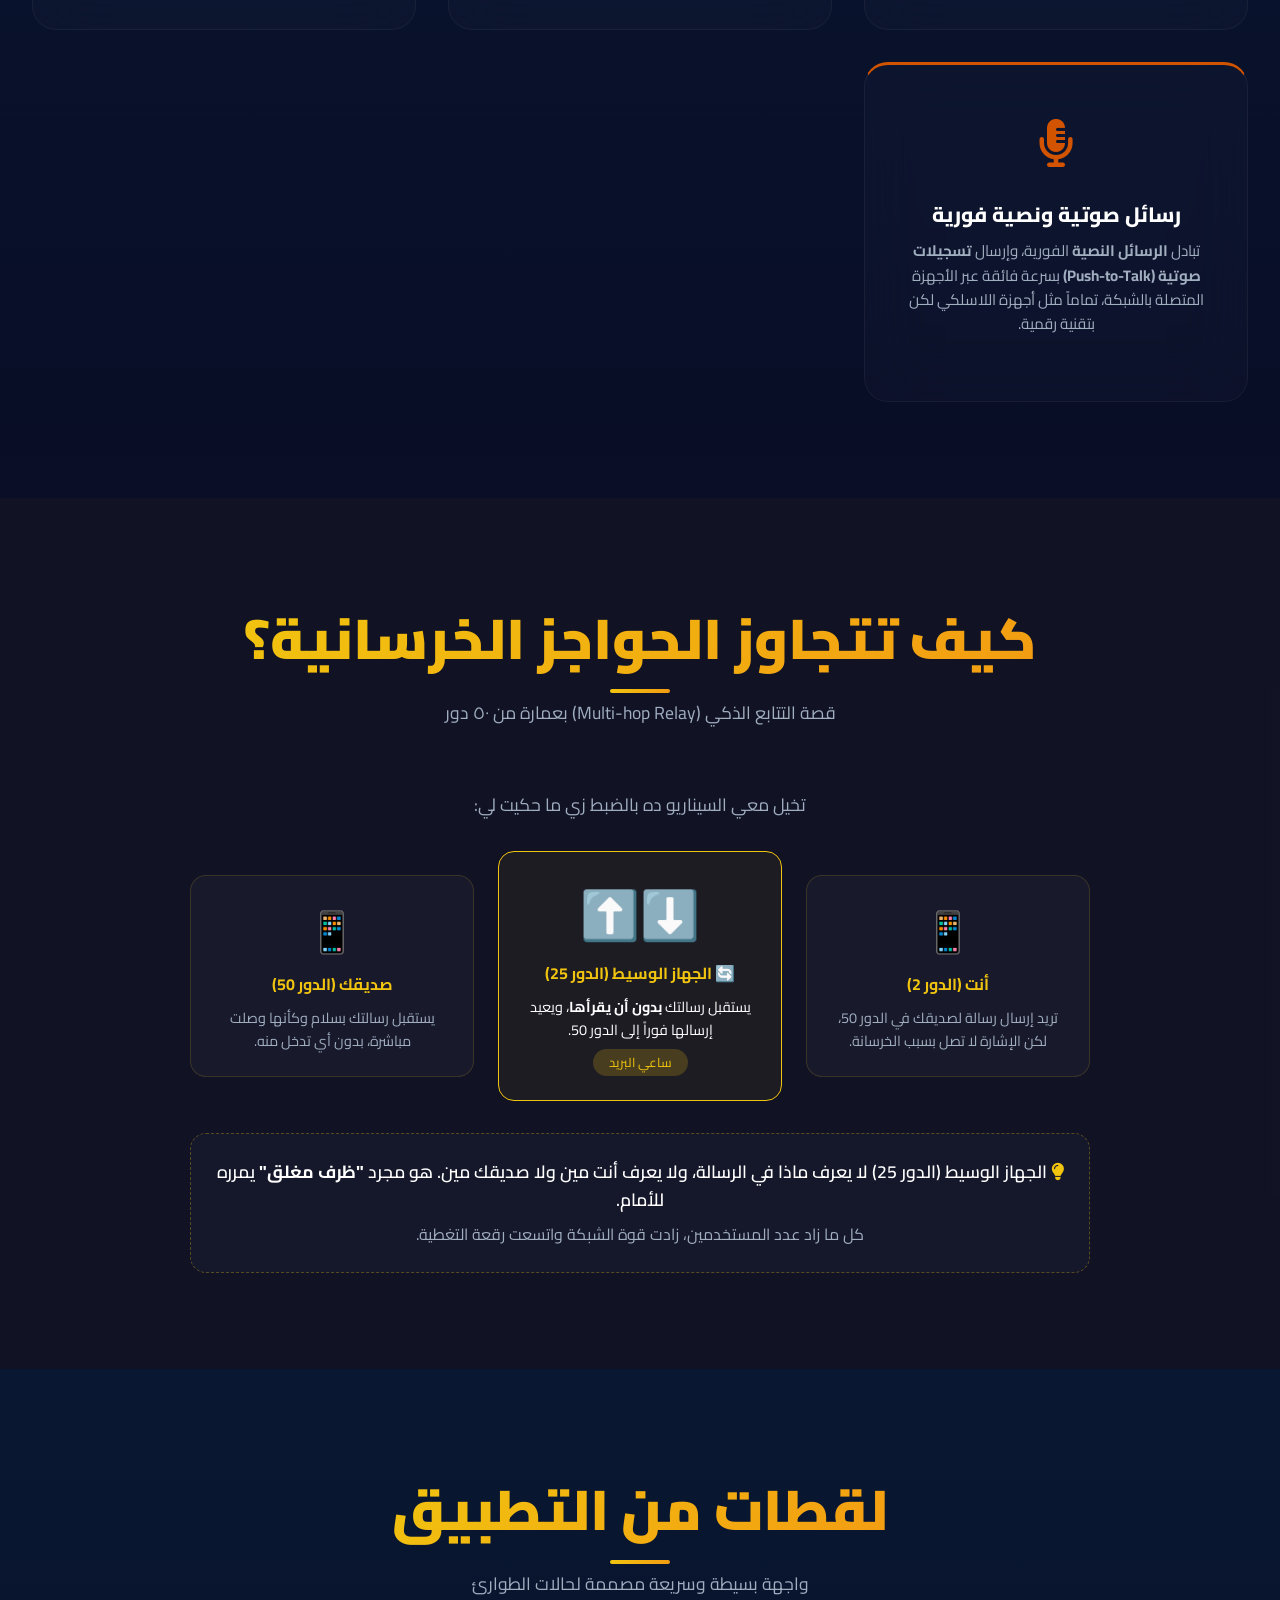
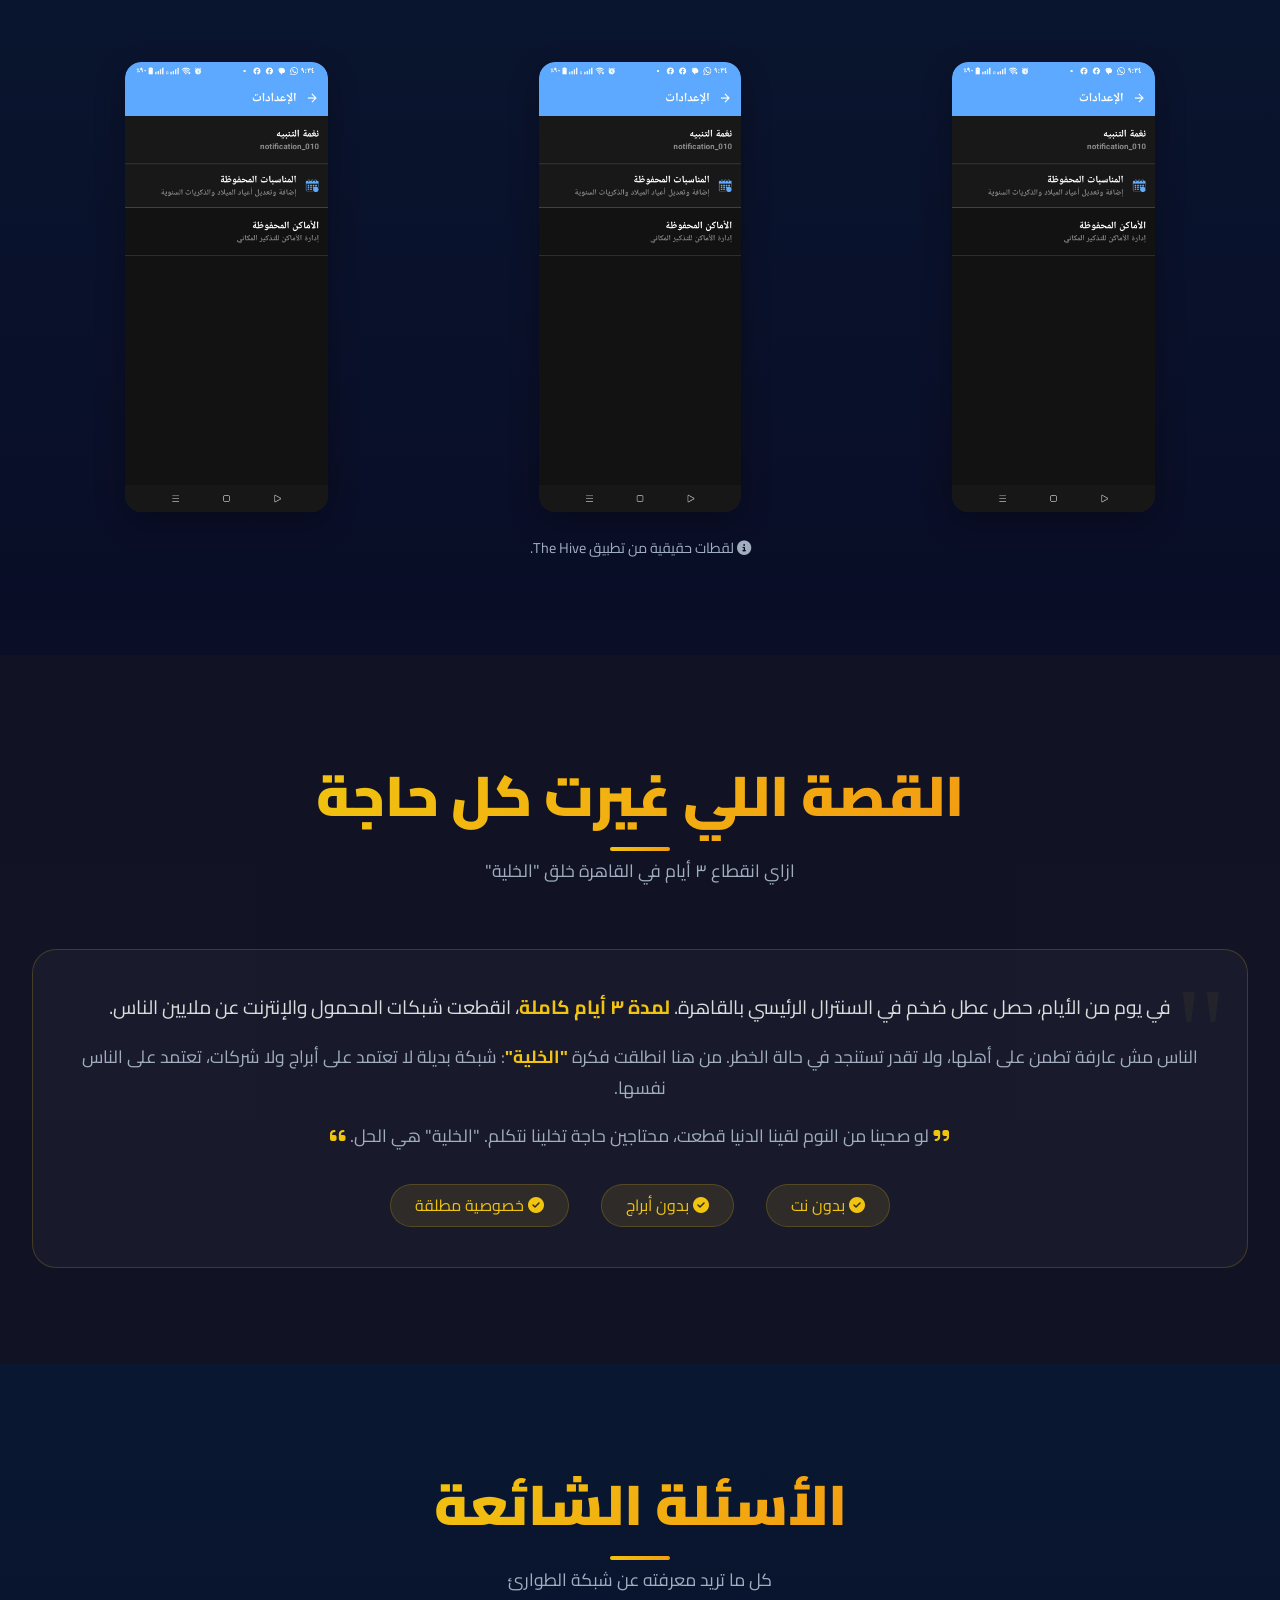
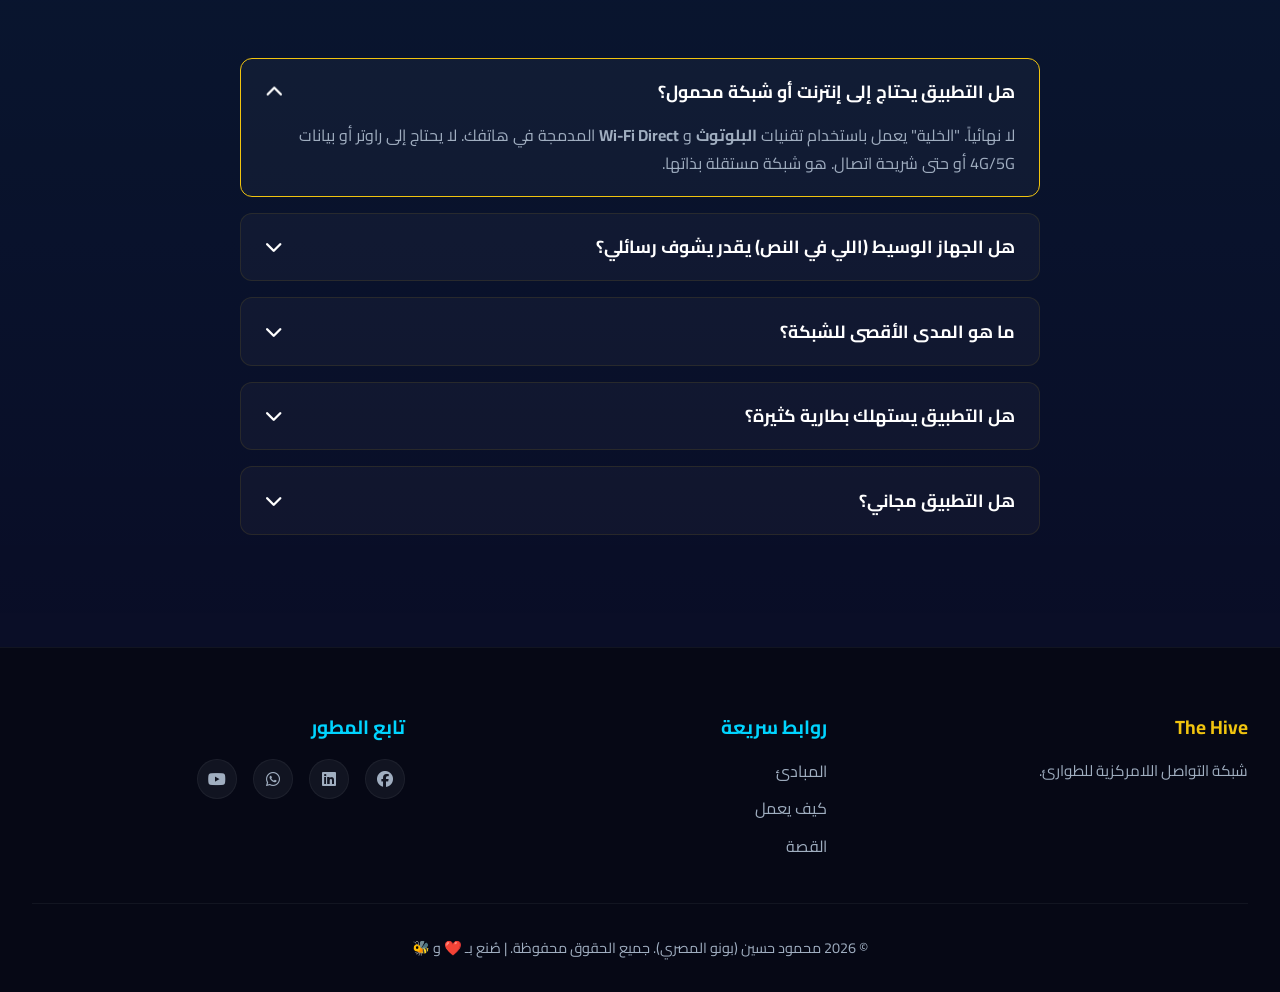
<file: the-hive.html>
<!DOCTYPE html>
<html lang="ar" dir="rtl">
<head>
    <meta charset="UTF-8">
    <meta name="viewport" content="width=device-width, initial-scale=1.0">
    <title>The Hive | شبكة الطوارئ اللامركزية | BonoApp</title>
    
    <!-- خطوط جوجل -->
    <link rel="preconnect" href="https://fonts.googleapis.com">
    <link rel="preconnect" href="https://fonts.gstatic.com" crossorigin>
    <link href="https://fonts.googleapis.com/css2?family=Cairo:wght@400;700;900&family=Poppins:wght@300;400;600;700;800&display=swap" rel="stylesheet">
    
    <!-- Font Awesome -->
    <link rel="stylesheet" href="https://cdnjs.cloudflare.com/ajax/libs/font-awesome/6.4.0/css/all.min.css">
    
    <!-- ملف التصميم الأساسي -->
    <link rel="stylesheet" href="style.css">

    <style>
        /* ==========================================================
           تنسيقات خاصة بـ "الخلية" (The Hive) - الألوان الذهبية
           ========================================================== */
        :root {
            --hive-gold: #F1C40F;
            --hive-gold-dark: #D4AC0D;
            --hive-orange: #F39C12;
            --hive-amber: #E67E22;
        }

        /* تعديل لون الروابط واللمسات في هذه الصفحة */
        .logo-text .highlight {
            color: var(--hive-gold) !important;
            -webkit-text-fill-color: var(--hive-gold) !important;
        }

        .nav-link:hover::after,
        .nav-link.active::after {
            background: var(--hive-gold) !important;
        }
        .nav-link:hover,
        .nav-link.active {
            color: var(--hive-gold) !important;
        }

        /* ==========================================================
           أنيميشن الشبكة العنكبوتية (Mesh Network Animation)
           ========================================================== */
        .mesh-container {
            position: relative;
            width: 200px;
            height: 200px;
            margin: 0 auto 1.5rem;
        }

        .mesh-node {
            position: absolute;
            width: 16px;
            height: 16px;
            background: var(--hive-gold);
            border-radius: 50%;
            box-shadow: 0 0 20px rgba(241, 196, 15, 0.8);
            animation: pulse-node 2s ease-in-out infinite;
            z-index: 2;
        }
        .mesh-node::after {
            content: '';
            position: absolute;
            top: -4px;
            left: -4px;
            width: 24px;
            height: 24px;
            border-radius: 50%;
            border: 2px solid rgba(241, 196, 15, 0.3);
            animation: ring-expand 2s ease-out infinite;
        }

        .mesh-node:nth-child(1) { top: 50%; left: 50%; transform: translate(-50%, -50%); width: 24px; height: 24px; background: #fff; box-shadow: 0 0 30px rgba(241, 196, 15, 0.9); animation-delay: 0s; }
        .mesh-node:nth-child(2) { top: 5%; left: 50%; transform: translateX(-50%); animation-delay: 0.2s; }
        .mesh-node:nth-child(3) { top: 50%; right: 5%; transform: translateY(-50%); animation-delay: 0.4s; }
        .mesh-node:nth-child(4) { bottom: 5%; left: 50%; transform: translateX(-50%); animation-delay: 0.6s; }
        .mesh-node:nth-child(5) { top: 50%; left: 5%; transform: translateY(-50%); animation-delay: 0.8s; }
        .mesh-node:nth-child(6) { top: 20%; right: 20%; animation-delay: 1.0s; }
        .mesh-node:nth-child(7) { bottom: 20%; left: 20%; animation-delay: 1.2s; }

        @keyframes pulse-node {
            0%, 100% { opacity: 0.6; transform: scale(1); }
            50% { opacity: 1; transform: scale(1.3); }
        }
        @keyframes ring-expand {
            0% { transform: scale(1); opacity: 1; }
            100% { transform: scale(2); opacity: 0; }
        }

        /* الخطوط الواصلة (SVG أو CSS) هنستخدم SVG جوه الـ HTML */
        .mesh-svg {
            position: absolute;
            top: 0;
            left: 0;
            width: 100%;
            height: 100%;
            z-index: 1;
        }
        .mesh-svg line {
            stroke: rgba(241, 196, 15, 0.25);
            stroke-width: 2;
            stroke-dasharray: 8 6;
            animation: dash-flow 3s linear infinite;
        }
        .mesh-svg line.highlight {
            stroke: rgba(241, 196, 15, 0.6);
            stroke-width: 3;
        }
        @keyframes dash-flow {
            to { stroke-dashoffset: -14; }
        }

        /* ==========================================================
           باقي التنسيقات الخاصة
           ========================================================== */
        .section-title {
            background: linear-gradient(135deg, var(--hive-gold), var(--hive-orange)) !important;
            -webkit-background-clip: text !important;
            -webkit-text-fill-color: transparent !important;
            background-clip: text !important;
        }
        .section-title::after {
            background: linear-gradient(90deg, var(--hive-gold), var(--hive-orange)) !important;
        }

        .story-card {
            background: rgba(255, 255, 255, 0.03);
            border: 1px solid rgba(241, 196, 15, 0.2);
            border-radius: var(--radius-lg);
            padding: 2.5rem;
            margin-top: 2rem;
            text-align: center;
            position: relative;
            overflow: hidden;
        }
        .story-card::before {
            content: '"';
            position: absolute;
            top: -20px;
            right: 20px;
            font-size: 8rem;
            color: rgba(241, 196, 15, 0.05);
            font-family: serif;
        }
        .story-card .highlight-gold {
            color: var(--hive-gold);
            font-weight: 700;
        }

        .relay-visual {
            display: grid;
            grid-template-columns: repeat(3, 1fr);
            gap: 1.5rem;
            margin: 2rem 0;
            align-items: center;
        }
        .relay-step {
            background: rgba(255, 255, 255, 0.03);
            border: 1px solid rgba(241, 196, 15, 0.15);
            border-radius: var(--radius-md);
            padding: 1.5rem;
            text-align: center;
            transition: var(--transition-normal);
        }
        .relay-step:hover {
            transform: translateY(-5px);
            border-color: var(--hive-gold);
        }
        .relay-step .step-icon {
            font-size: 2.5rem;
            margin-bottom: 0.5rem;
            display: block;
        }
        .relay-step .arrow-icon {
            font-size: 2rem;
            color: var(--hive-gold);
        }
        .relay-step h4 {
            color: var(--hive-gold);
            margin: 0.5rem 0;
        }
        .relay-step p {
            color: var(--text-muted);
            font-size: 0.9rem;
            line-height: 1.6;
        }

        @media (max-width: 768px) {
            .relay-visual {
                grid-template-columns: 1fr;
            }
            .relay-step .arrow-icon {
                transform: rotate(90deg);
            }
        }

        /* تنسيق خاص للصور */
        .screenshot-item {
            border-radius: 16px;
            overflow: hidden;
            box-shadow: 0 10px 30px rgba(0,0,0,0.3);
            transition: transform 0.3s, box-shadow 0.3s;
            background: rgba(255,255,255,0.05);
        }
        .screenshot-item:hover {
            transform: translateY(-10px) scale(1.02);
            box-shadow: 0 20px 40px rgba(241, 196, 15, 0.2);
        }
        .screenshot-image {
            width: 100%;
            height: auto;
            max-height: 450px;
            object-fit: cover;
            display: block;
        }
        .screenshots-grid {
            display: grid;
            grid-template-columns: repeat(auto-fit, minmax(220px, 1fr));
            gap: 1.5rem;
            margin-top: 3rem;
        }

        /* FAQ */
        .faq-list {
            max-width: 800px;
            margin: 2rem auto 0;
        }
        .faq-item {
            background: rgba(255,255,255,0.03);
            border: 1px solid rgba(241, 196, 15, 0.1);
            border-radius: 12px;
            padding: 1.2rem 1.5rem;
            margin-bottom: 1rem;
            cursor: pointer;
            transition: background 0.3s;
        }
        .faq-item:hover {
            background: rgba(255,255,255,0.06);
        }
        .faq-item.active {
            border-color: var(--hive-gold);
        }
        .faq-question {
            font-weight: 700;
            font-size: 1.1rem;
            display: flex;
            justify-content: space-between;
            align-items: center;
            color: #fff;
        }
        .faq-answer {
            max-height: 0;
            overflow: hidden;
            transition: max-height 0.4s ease, padding 0.3s ease;
            color: var(--text-muted);
            line-height: 1.7;
        }
        .faq-item.active .faq-answer {
            max-height: 500px;
            padding-top: 1rem;
        }
        .faq-question i {
            transition: transform 0.3s;
        }
        .faq-item.active .faq-question i {
            transform: rotate(180deg);
        }
    </style>
</head>
<body>

    <!-- === ANIMATED BACKGROUND === -->
    <div class="animated-bg"></div>
    <div class="floating-orbs">
        <div class="orb orb-1"></div>
        <div class="orb orb-2"></div>
        <div class="orb orb-3"></div>
    </div>

    <!-- === NAVBAR === -->
    <nav class="navbar">
        <div class="nav-container">
            <div class="logo">
                <span class="logo-icon">
                    <img src="images/hive.png" alt="لوجو The Hive" style="width: 50px; height: 50px; border-radius: 50%; object-fit: cover; border: 2px solid #f1c40f; box-shadow: 0 0 10px rgba(241, 196, 15, 0.3);">
                </span>
                <span class="logo-text">The <span class="highlight">Hive</span></span>
            </div>
            <ul class="nav-menu">
                <li><a href="index.html" class="nav-link">الرئيسية</a></li>
                <li><a href="#principles" class="nav-link">المبادئ</a></li>
                <li><a href="#relay" class="nav-link">كيف يعمل</a></li>
                <li><a href="#screenshots" class="nav-link">لقطات</a></li>
                <li><a href="#story" class="nav-link">القصة</a></li>
                <li><a href="#faq" class="nav-link">أسئلة</a></li>
            </ul>
            <div class="hamburger" aria-label="القائمة" aria-expanded="false">
                <span></span>
                <span></span>
                <span></span>
            </div>
        </div>
    </nav>

    <!-- === HERO SECTION === -->
    <header class="hero" id="home">
        <div class="hero-wrapper" style="grid-template-columns: 1fr; text-align: center;">
            <div class="hero-content">
                
                <!-- Mesh Network Animation -->
                <div class="mesh-container">
                    <svg class="mesh-svg" viewBox="0 0 200 200" preserveAspectRatio="none">
                        <!-- الخطوط الرئيسية -->
                        <line x1="100" y1="100" x2="100" y2="10" />
                        <line x1="100" y1="100" x2="190" y2="100" />
                        <line x1="100" y1="100" x2="100" y2="190" />
                        <line x1="100" y1="100" x2="10" y2="100" />
                        <line x1="100" y1="10" x2="190" y2="100" />
                        <line x1="190" y1="100" x2="100" y2="190" />
                        <line x1="100" y1="190" x2="10" y2="100" />
                        <line x1="10" y1="100" x2="100" y2="10" />
                        <!-- خطوط إضافية -->
                        <line x1="100" y1="10" x2="140" y2="50" />
                        <line x1="190" y1="100" x2="140" y2="50" />
                        <line x1="100" y1="190" x2="60" y2="150" />
                        <line x1="10" y1="100" x2="60" y2="150" />
                        <line x1="140" y1="50" x2="60" y2="150" />
                    </svg>
                    <div class="mesh-node node-1"></div>
                    <div class="mesh-node node-2"></div>
                    <div class="mesh-node node-3"></div>
                    <div class="mesh-node node-4"></div>
                    <div class="mesh-node node-5"></div>
                    <div class="mesh-node node-6"></div>
                    <div class="mesh-node node-7"></div>
                </div>

                <h1 class="main-title" style="font-size: clamp(2.5rem, 5vw, 4rem);">
                    شريان حياتك في <span style="color: #f1c40f;">أوقات الطوارئ</span>
                </h1>
                
                <p class="hero-description" style="max-width: 800px; margin: 1.5rem auto; font-size: 1.2rem;">
                    شبكة تواصل <strong>لامركزية</strong> و <strong>مستقلة</strong> تماماً. تحوّل هاتفك إلى سيرفر لتبادل الرسائل النصية والصوتية مع من حولك <strong>بدون إنترنت</strong> أو أبراج محمول. لأن في وقت الكوارث، لا يجب أن تُترك وحيداً.
                </p>

                <!-- أزرار التحميل -->
                <div class="cta-buttons" style="justify-content: center; margin-top: 2.5rem; gap: 1.5rem;">
                    <a href="حط_لينك_الاندرويد_هنا" target="_blank" class="btn btn-primary" style="background: linear-gradient(135deg, #f1c40f, #f39c12); border-color: #f1c40f; color: #0a0e27; box-shadow: 0 0 30px rgba(241, 196, 15, 0.3);">
                        <span class="btn-text">تحميل للأندرويد (Alpha)</span>
                        <span class="btn-icon"><i class="fab fa-android"></i></span>
                    </a>
                    <div class="btn btn-secondary" style="cursor: not-allowed; opacity: 0.6; border-color: var(--text-muted); color: var(--text-muted);">
                        <span class="btn-text">قريباً للآيفون</span>
                        <span class="btn-icon"><i class="fab fa-apple"></i></span>
                    </div>
                </div>
            </div>
        </div>
    </header>

    <!-- === SECTION: المبادئ الأساسية === -->
    <section class="skills-section" id="principles">
        <div class="container">
            <div class="section-header">
                <h2 class="section-title">المبادئ الأساسية للخلية</h2>
                <p class="section-subtitle">مصمم ليعمل عندما يتوقف كل شيء آخر عن العمل</p>
            </div>

            <div class="skills-grid">
                <div class="skill-card" style="border-top: 3px solid #f1c40f;">
                    <div class="skill-icon" style="color: #f1c40f; position: relative;">
                        <i class="fas fa-wifi"></i>
                        <i class="fas fa-slash" style="position: absolute; font-size: 1.8rem; color: #e74c3c; top: -5px; right: -15px;"></i>
                    </div>
                    <h3>Offline-First (بدون إنترنت)</h3>
                    <p>لا يحتاج إلى راوتر أو بيانات 4G/5G. يعتمد كلياً على دمج تقنيات <strong>Bluetooth</strong> و <strong>Wi-Fi Direct</strong> المدمجة في هاتفك لإنشاء شبكة محلية قوية.</p>
                </div>

                <div class="skill-card" style="border-top: 3px solid #f39c12;">
                    <div class="skill-icon" style="color: #f39c12;"><i class="fas fa-project-diagram"></i></div>
                    <h3>لامركزية مطلقة (P2P Mesh)</h3>
                    <p>لا يوجد سيرفر مركزي. كل هاتف يعمل كـ <strong>"ساعي بريد" (Relay Node)</strong> يستقبل الرسائل ويمررها للأجهزة الأخرى حتى تصل لوجهتها النهائية.</p>
                </div>

                <div class="skill-card" style="border-top: 3px solid #e67e22;">
                    <div class="skill-icon" style="color: #e67e22;"><i class="fas fa-user-secret"></i></div>
                    <h3>خصوصية تامة (Zero Tracking)</h3>
                    <p>لا توجد سجلات، ولا تتبع. الأجهزة الوسيطة تنقل البيانات <strong>مشفرة</strong> أو <strong>مغلقة</strong> دون القدرة على قراءتها. معلوماتك تبقى على جهازك فقط. مفيش حد يعرف إنت بتقول إيه ولا بتكلم مين.</p>
                </div>

                <div class="skill-card" style="border-top: 3px solid #d35400;">
                    <div class="skill-icon" style="color: #d35400;"><i class="fas fa-microphone-alt"></i></div>
                    <h3>رسائل صوتية ونصية فورية</h3>
                    <p>تبادل <strong>الرسائل النصية</strong> الفورية، وإرسال <strong>تسجيلات صوتية (Push-to-Talk)</strong> بسرعة فائقة عبر الأجهزة المتصلة بالشبكة، تماماً مثل أجهزة اللاسلكي لكن بتقنية رقمية.</p>
                </div>
            </div>
        </div>
    </section>

    <!-- === SECTION: كيف تعمل شبكة التتابع (السيناريو) === -->
    <section class="skills-section" id="relay" style="background: rgba(241, 196, 15, 0.03);">
        <div class="container">
            <div class="section-header">
                <h2 class="section-title">كيف تتجاوز الحواجز الخرسانية؟</h2>
                <p class="section-subtitle">قصة التتابع الذكي (Multi-hop Relay) بعمارة من ٥٠ دور</p>
            </div>

            <div style="max-width: 900px; margin: 0 auto;">
                <p style="text-align: center; color: var(--text-muted); font-size: 1.1rem; margin-bottom: 2rem;">
                    تخيل معي السيناريو ده بالضبط زي ما حكيت لي:
                </p>

                <div class="relay-visual">
                    <div class="relay-step">
                        <span class="step-icon">📱</span>
                        <h4>أنت (الدور 2)</h4>
                        <p>تريد إرسال رسالة لصديقك في الدور 50، لكن الإشارة لا تصل بسبب الخرسانة.</p>
                    </div>

                    <div class="relay-step" style="border-color: #f1c40f; background: rgba(241, 196, 15, 0.05);">
                        <span class="step-icon" style="font-size: 3rem;">⬇️⬆️</span>
                        <h4 style="color: #f1c40f;">🔄 الجهاز الوسيط (الدور 25)</h4>
                        <p style="color: #fff;">يستقبل رسالتك <strong>بدون أن يقرأها</strong>، ويعيد إرسالها فوراً إلى الدور 50.</p>
                        <span style="display: inline-block; margin-top: 0.5rem; font-size: 0.8rem; background: rgba(241, 196, 15, 0.2); padding: 0.2rem 1rem; border-radius: 50px; color: #f1c40f;">ساعي البريد</span>
                    </div>

                    <div class="relay-step">
                        <span class="step-icon">📱</span>
                        <h4>صديقك (الدور 50)</h4>
                        <p>يستقبل رسالتك بسلام وكأنها وصلت مباشرة، بدون أي تدخل منه.</p>
                    </div>
                </div>

                <div style="text-align: center; background: rgba(255,255,255,0.02); border-radius: var(--radius-md); padding: 1.5rem; border: 1px dashed rgba(241, 196, 15, 0.3);">
                    <p style="color: #fff; font-weight: 600; font-size: 1.1rem;">
                        <i class="fas fa-lightbulb" style="color: #f1c40f;"></i> 
                        الجهاز الوسيط (الدور 25) لا يعرف ماذا في الرسالة، ولا يعرف أنت مين ولا صديقك مين. هو مجرد <strong>"ظرف مغلق"</strong> يمرره للأمام.
                    </p>
                    <p style="color: var(--text-muted); margin-top: 0.5rem;">كل ما زاد عدد المستخدمين، زادت قوة الشبكة واتسعت رقعة التغطية.</p>
                </div>
            </div>
        </div>
    </section>

    <!-- === SECTION: لقطات الشاشة === -->
    <section class="skills-section" id="screenshots">
        <div class="container">
            <div class="section-header">
                <h2 class="section-title">لقطات من التطبيق</h2>
                <p class="section-subtitle">واجهة بسيطة وسريعة مصممة لحالات الطوارئ</p>
            </div>

            <div class="screenshots-grid">
                <div class="screenshot-item">
                    <img src="images/hive1.jpeg" alt="شاشة الرادار" class="screenshot-image" onerror="this.src='data:image/svg+xml,%3Csvg xmlns=%22http://www.w3.org/2000/svg%22 width=%22200%22 height=%22350%22%3E%3Crect width=%22200%22 height=%22350%22 fill=%22%231a1a2e%22/%3E%3Ctext x=%2250%22 y=%22175%22 font-family=%22sans-serif%22 font-size=%2220%22 fill=%22%23666%22%3Eهيف1%3C/text%3E%3C/svg%3E'">
                </div>
                <div class="screenshot-item">
                    <img src="images/hive2.jpeg" alt="شاشة المحادثة" class="screenshot-image" onerror="this.src='data:image/svg+xml,%3Csvg xmlns=%22http://www.w3.org/2000/svg%22 width=%22200%22 height=%22350%22%3E%3Crect width=%22200%22 height=%22350%22 fill=%22%231a1a2e%22/%3E%3Ctext x=%2250%22 y=%22175%22 font-family=%22sans-serif%2２ font-size=%２２２０％ fill=%２２％２３６６６％３Ｅهيف２％３Ｃ／svg％３Ｅ'">
                </div>
                <div class="screenshot-item">
                    <img src="images/hive3.jpeg" alt="شاشة البروفايل" class="screenshot-image" onerror="this.src='data:image/svg+xml,%3Csvg xmlns=%22http://www.w3.org/2000/svg%22 width=%22200%22 height=%22350%22%3E%3Crect width=%22200%22 height=%22350%22 fill=%22%231a1a2e%22/%3E%3Ctext x=%2250%22 y=%22175%22 font-family=%22sans-serif%2２ font-size=%２２２０％ fill=%２２％２３６６６％３Ｅهيف３％３Ｃ／svg％３Ｅ'">
                </div>
            </div>
            <p style="text-align:center; color: var(--text-muted); margin-top: 1.5rem; font-size:0.9rem;">
                <i class="fas fa-info-circle"></i> لقطات حقيقية من تطبيق The Hive.
            </p>
        </div>
    </section>

    <!-- === SECTION: القصة الحقيقية === -->
    <section class="skills-section" id="story" style="background: rgba(241, 196, 15, 0.03);">
        <div class="container">
            <div class="section-header">
                <h2 class="section-title">القصة اللي غيرت كل حاجة</h2>
                <p class="section-subtitle">ازاي انقطاع ٣ أيام في القاهرة خلق "الخلية"</p>
            </div>

            <div class="story-card">
                <p style="font-size: 1.2rem; line-height: 1.8; color: #ddd;">
                    في يوم من الأيام، حصل عطل ضخم في السنترال الرئيسي بالقاهرة. 
                    <strong class="highlight-gold">لمدة ٣ أيام كاملة</strong>، انقطعت شبكات المحمول والإنترنت عن ملايين الناس.
                </p>
                <p style="font-size: 1.1rem; line-height: 1.8; color: var(--text-muted); margin-top: 1rem;">
                    الناس مش عارفة تطمن على أهلها، ولا تقدر تستنجد في حالة الخطر. 
                    من هنا انطلقت فكرة <strong class="highlight-gold">"الخلية"</strong>: 
                    شبكة بديلة لا تعتمد على أبراج ولا شركات، تعتمد على الناس نفسها.
                </p>
                <p style="font-size: 1.1rem; line-height: 1.8; color: var(--text-muted); margin-top: 1rem;">
                    <i class="fas fa-quote-right" style="color: var(--hive-gold);"></i>
                    لو صحينا من النوم لقينا الدنيا قطعت، محتاجين حاجة تخلينا نتكلم. 
                    "الخلية" هي الحل.
                    <i class="fas fa-quote-left" style="color: var(--hive-gold);"></i>
                </p>
                <div style="margin-top: 2rem; display: flex; justify-content: center; gap: 2rem; flex-wrap: wrap;">
                    <span style="background: rgba(241, 196, 15, 0.1); padding: 0.5rem 1.5rem; border-radius: 50px; border: 1px solid rgba(241, 196, 15, 0.2); color: #f1c40f;"><i class="fas fa-check-circle"></i> بدون نت</span>
                    <span style="background: rgba(241, 196, 15, 0.1); padding: 0.5rem 1.5rem; border-radius: 50px; border: 1px solid rgba(241, 196, 15, 0.2); color: #f1c40f;"><i class="fas fa-check-circle"></i> بدون أبراج</span>
                    <span style="background: rgba(241, 196, 15, 0.1); padding: 0.5rem 1.5rem; border-radius: 50px; border: 1px solid rgba(241, 196, 15, 0.2); color: #f1c40f;"><i class="fas fa-check-circle"></i> خصوصية مطلقة</span>
                </div>
            </div>
        </div>
    </section>

    <!-- === SECTION: الأسئلة الشائعة === -->
    <section class="skills-section" id="faq">
        <div class="container">
            <div class="section-header">
                <h2 class="section-title">الأسئلة الشائعة</h2>
                <p class="section-subtitle">كل ما تريد معرفته عن شبكة الطوارئ</p>
            </div>

            <div class="faq-list">
                <div class="faq-item active">
                    <div class="faq-question">
                        هل التطبيق يحتاج إلى إنترنت أو شبكة محمول؟
                        <i class="fas fa-chevron-down"></i>
                    </div>
                    <div class="faq-answer">لا نهائياً. "الخلية" يعمل باستخدام تقنيات <strong>البلوتوث</strong> و <strong>Wi-Fi Direct</strong> المدمجة في هاتفك. لا يحتاج إلى راوتر أو بيانات 4G/5G أو حتى شريحة اتصال. هو شبكة مستقلة بذاتها.</div>
                </div>
                <div class="faq-item">
                    <div class="faq-question">
                        هل الجهاز الوسيط (اللي في النص) يقدر يشوف رسائلي؟
                        <i class="fas fa-chevron-down"></i>
                    </div>
                    <div class="faq-answer">لا، الجهاز الوسيط يعمل كـ <strong>"ساعي بريد"</strong> فقط. هو يستقبل البيانات (الباكتات) ويعيد إرسالها للجهاز التالي، لكنه <strong>لا يستطيع فتحها أو قراءة محتواها</strong>. خصوصيتك مضمونة ١٠٠٪.</div>
                </div>
                <div class="faq-item">
                    <div class="faq-question">
                        ما هو المدى الأقصى للشبكة؟
                        <i class="fas fa-chevron-down"></i>
                    </div>
                    <div class="faq-answer">المدى النظري غير محدود! طالما يوجد جهاز وسيط (Relay) بينك وبين الطرف الآخر، الشبكة تمتد. كل ما زاد عدد المستخدمين، كل ما زادت مساحة التغطية. في التجارب، وصلت لمسافات تتجاوز الـ ١٠٠ متر بين كل عقدة.</div>
                </div>
                <div class="faq-item">
                    <div class="faq-question">
                        هل التطبيق يستهلك بطارية كثيرة؟
                        <i class="fas fa-chevron-down"></i>
                    </div>
                    <div class="faq-answer">مصمم ليكون موفراً للطاقة. يستخدم تقنيات منخفضة الاستهلاك في وضع الخلفية. لكن في حالات الطوارئ (انقطاع الكهرباء)، يُنصح باستخدام وضع توفير البطارية في هاتفك مع التطبيق.</div>
                </div>
                <div class="faq-item">
                    <div class="faq-question">
                        هل التطبيق مجاني؟
                        <i class="fas fa-chevron-down"></i>
                    </div>
                    <div class="faq-answer">نعم، تطبيق "الخلية" مجاني بالكامل وبدون إعلانات. هو مشروع إنساني غير ربحي يهدف لمساعدة الناس في أوقات الكوارث.</div>
                </div>
            </div>
        </div>
    </section>

    <!-- === FOOTER === -->
    <footer class="footer" style="margin-top: 0;">
        <div class="container">
            <div class="footer-content">
                <div class="footer-section">
                    <h3 style="color: #f1c40f;">The Hive</h3>
                    <p>شبكة التواصل اللامركزية للطوارئ.</p>
                </div>
                <div class="footer-section">
                    <h3>روابط سريعة</h3>
                    <ul>
                        <li><a href="#principles">المبادئ</a></li>
                        <li><a href="#relay">كيف يعمل</a></li>
                        <li><a href="#story">القصة</a></li>
                    </ul>
                </div>
                <div class="footer-section">
                    <h3>تابع المطور</h3>
                    <div class="social-links">
                        <a href="https://facebook.com/bonoelmasry" target="_blank" class="social-link"><i class="fab fa-facebook"></i></a>
                        <a href="https://www.linkedin.com/in/mahmoud-khalil-editor" target="_blank" class="social-link"><i class="fab fa-linkedin"></i></a>
                        <a href="https://wa.me/201020251207" target="_blank" class="social-link"><i class="fab fa-whatsapp"></i></a>
                        <a href="https://www.youtube.com/@Bono_Elmasry" target="_blank" class="social-link"><i class="fab fa-youtube"></i></a>
                    </div>
                </div>
            </div>
            <div class="footer-bottom">
                <p>&copy; 2026 محمود حسين (بونو المصري). جميع الحقوق محفوظة. | صُنع بـ ❤️ و 🐝</p>
            </div>
        </div>
    </footer>

    <script src="script.js"></script>
    <script>
        // تفعيل الأسئلة الشائعة (Accordion)
        document.querySelectorAll('.faq-item').forEach(item => {
            item.addEventListener('click', () => {
                // اختياري: قفل الباقي عشان يفضل واحد مفتوح
                // document.querySelectorAll('.faq-item').forEach(i => i.classList.remove('active'));
                item.classList.toggle('active');
            });
        });

        // تفعيل الهامبرغر (لو مفيش في script.js العام)
        const hamburger = document.querySelector('.hamburger');
        const navMenu = document.querySelector('.nav-menu');
        if (hamburger && navMenu) {
            hamburger.addEventListener('click', () => {
                hamburger.classList.toggle('active');
                navMenu.classList.toggle('active');
            });
            document.querySelectorAll('.nav-link').forEach(link => {
                link.addEventListener('click', () => {
                    hamburger.classList.remove('active');
                    navMenu.classList.remove('active');
                });
            });
        }
    </script>
</body>
</html>
</file>
<file: style.css>
/* ============================
   ROOT VARIABLES - المتغيرات الأساسية
   ============================ */
:root {
    /* Colors */
    --bg-dark: #0a0e27;
    --bg-darker: #050812;
    --primary-color: #00d4ff;
    --primary-alt: #3b82f6;
    --secondary-color: #ff006e;
    --accent-color: #ffd60a;
    --success-color: #2ecc71;
    --text-light: #ffffff;
    --text-muted: #a0aec0;
    --border-color: rgba(255, 255, 255, 0.05);
    
    /* Shadows */
    --shadow-sm: 0 2px 8px rgba(0, 0, 0, 0.2);
    --shadow-md: 0 8px 20px rgba(0, 0, 0, 0.3);
    --shadow-lg: 0 20px 40px rgba(0, 0, 0, 0.4);
    --shadow-xl: 0 30px 60px rgba(0, 0, 0, 0.5);
    
    /* Spacing */
    --spacing-xs: 0.25rem;
    --spacing-sm: 0.5rem;
    --spacing-md: 1rem;
    --spacing-lg: 2rem;
    --spacing-xl: 3rem;
    --spacing-2xl: 4rem;
    
    /* Border Radius */
    --radius-sm: 8px;
    --radius-md: 16px;
    --radius-lg: 24px;
    --radius-xl: 32px;
    --radius-full: 9999px;
    
    /* Transitions */
    --transition-fast: 0.15s ease-out;
    --transition-normal: 0.3s cubic-bezier(0.4, 0, 0.2, 1);
    --transition-smooth: 0.5s cubic-bezier(0.175, 0.885, 0.32, 1.275);
}

/* ============================
   GLOBAL STYLES - الأنماط العامة
   ============================ */
* {
    margin: 0;
    padding: 0;
    box-sizing: border-box;
}

html {
    scroll-behavior: smooth;
    scroll-padding-top: 80px;
}

body {
    font-family: 'Cairo', 'Poppins', sans-serif;
    background-color: var(--bg-dark);
    color: var(--text-light);
    overflow-x: hidden;
    position: relative;
    line-height: 1.6;
}

/* ============================
   ANIMATED BACKGROUND
   ============================ */
.animated-bg {
    position: fixed;
    top: 0;
    left: 0;
    width: 100%;
    height: 100%;
    background: linear-gradient(135deg, 
        var(--bg-darker) 0%,
        #0f1635 25%,
        #1a1f4e 50%,
        #0f1635 75%,
        var(--bg-darker) 100%);
    background-size: 400% 400%;
    animation: gradientShift 15s ease infinite;
    z-index: -2;
    pointer-events: none;
}

@keyframes gradientShift {
    0%, 100% { background-position: 0% 50%; }
    50% { background-position: 100% 50%; }
}

/* ============================
   FLOATING ORBS - الكرات العائمة
   ============================ */
.floating-orbs {
    position: fixed;
    top: 0;
    left: 0;
    width: 100%;
    height: 100%;
    z-index: -1;
    pointer-events: none;
    overflow: hidden;
}

.orb {
    position: absolute;
    border-radius: 50%;
    filter: blur(60px);
    opacity: 0.3;
}

.orb-1 {
    width: 400px;
    height: 400px;
    background: radial-gradient(circle, var(--primary-color), transparent);
    top: -100px;
    right: -100px;
    animation: float 20s ease-in-out infinite;
}

.orb-2 {
    width: 300px;
    height: 300px;
    background: radial-gradient(circle, var(--secondary-color), transparent);
    bottom: -50px;
    left: 10%;
    animation: float 25s ease-in-out infinite reverse;
}

.orb-3 {
    width: 350px;
    height: 350px;
    background: radial-gradient(circle, var(--primary-alt), transparent);
    top: 50%;
    left: -100px;
    animation: float 22s ease-in-out infinite;
}

@keyframes float {
    0%, 100% { transform: translate(0, 0); }
    25% { transform: translate(50px, -50px); }
    50% { transform: translate(0, -100px); }
    75% { transform: translate(-50px, -50px); }
}

/* ============================
   NAVBAR - شريط التنقل
   ============================ */
.navbar {
    position: sticky;
    top: 0;
    z-index: 1000;
    background: rgba(10, 14, 39, 0.7);
    backdrop-filter: blur(20px);
    -webkit-backdrop-filter: blur(20px);
    border-bottom: 1px solid var(--border-color);
    padding: 1rem 0;
    box-shadow: var(--shadow-md);
}

.nav-container {
    max-width: 1400px;
    margin: 0 auto;
    padding: 0 2rem;
    display: flex;
    justify-content: space-between;
    align-items: center;
}

.logo {
    display: flex;
    align-items: center;
    gap: 0.75rem;
    font-size: 1.5rem;
    font-weight: 800;
    background: linear-gradient(135deg, var(--primary-color), var(--primary-alt));
    -webkit-background-clip: text;
    -webkit-text-fill-color: transparent;
    background-clip: text;
}

.logo-icon {
    font-size: 2rem;
    -webkit-text-fill-color: initial;
    color: inherit;
}

.logo-text .highlight {
    color: var(--secondary-color);
    -webkit-text-fill-color: var(--secondary-color);
}

.nav-menu {
    display: flex;
    list-style: none;
    gap: 2rem;
    align-items: center;
}

.nav-link {
    color: var(--text-muted);
    text-decoration: none;
    font-weight: 600;
    transition: var(--transition-normal);
    position: relative;
    padding-bottom: 0.5rem;
}

.nav-link::after {
    content: '';
    position: absolute;
    bottom: 0;
    left: 0;
    width: 0;
    height: 2px;
    background: var(--primary-color);
    transition: var(--transition-normal);
}

.nav-link:hover::after,
.nav-link.active::after {
    width: 100%;
}

.nav-link:hover,
.nav-link.active {
    color: var(--primary-color);
}

.hamburger {
    display: none;
    flex-direction: column;
    gap: 0.5rem;
    cursor: pointer;
}

.hamburger span {
    width: 25px;
    height: 3px;
    background: var(--text-light);
    border-radius: 2px;
    transition: var(--transition-normal);
}

/* ============================
   HERO SECTION - قسم البطل
   ============================ */
.hero {
    min-height: 100vh;
    display: flex;
    flex-direction: column;
    align-items: center;
    justify-content: center;
    padding: 2rem;
    position: relative;
    overflow: hidden;
}

.hero-wrapper {
    display: grid;
    grid-template-columns: 1fr 1fr;
    gap: 4rem;
    align-items: center;
    width: 100%;
    max-width: 1400px;
    margin: 0 auto;
}

/* Hero Content */
.hero-content {
    animation: slideInLeft 0.8s ease-out;
}

@keyframes slideInLeft {
    from {
        opacity: 0;
        transform: translateX(-50px);
    }
    to {
        opacity: 1;
        transform: translateX(0);
    }
}

.title-container {
    margin-bottom: 2rem;
}

.main-title {
    font-size: clamp(3rem, 8vw, 5.5rem);
    font-weight: 900;
    line-height: 1.1;
    margin-bottom: 1rem;
    background: linear-gradient(135deg, 
        var(--primary-color) 0%,
        var(--primary-alt) 50%,
        var(--secondary-color) 100%);
    -webkit-background-clip: text;
    -webkit-text-fill-color: transparent;
    background-clip: text;
    animation: textReveal 1s ease-out;
}

@keyframes textReveal {
    from {
        opacity: 0;
        transform: translateY(30px);
    }
    to {
        opacity: 1;
        transform: translateY(0);
    }
}

.title-word {
    display: inline-block;
    animation: wordPop 0.6s cubic-bezier(0.68, -0.55, 0.265, 1.55);
    animation-delay: calc(var(--index) * 0.1s);
}

@keyframes wordPop {
    0% {
        opacity: 0;
        transform: scale(0.5) rotateY(-90deg);
    }
    100% {
        opacity: 1;
        transform: scale(1) rotateY(0);
    }
}

.subtitle-container {
    margin-bottom: 1.5rem;
}

.subtitle {
    font-size: 1.3rem;
    display: flex;
    align-items: center;
    gap: 1rem;
    flex-wrap: wrap;
    animation: slideInLeft 1s ease-out 0.2s both;
}

.role-badge {
    display: inline-block;
    padding: 0.5rem 1.5rem;
    background: rgba(255, 255, 255, 0.05);
    border: 1px solid var(--border-color);
    border-radius: var(--radius-full);
    font-size: 1rem;
    transition: var(--transition-normal);
}

.role-badge:hover {
    background: rgba(255, 255, 255, 0.1);
    border-color: var(--primary-color);
    box-shadow: 0 0 15px rgba(0, 212, 255, 0.2);
}

.separator {
    color: var(--secondary-color);
    font-weight: 800;
}

.hero-description {
    font-size: 1.25rem;
    color: var(--text-light);
    margin-bottom: 0.5rem;
    animation: slideInLeft 1s ease-out 0.4s both;
}

.hero-tagline {
    font-size: 1rem;
    color: var(--text-muted);
    margin-bottom: 3rem;
    font-style: italic;
    animation: slideInLeft 1s ease-out 0.5s both;
}

/* CTA Buttons */
.cta-buttons {
    display: flex;
    gap: 1.5rem;
    margin-bottom: 3rem;
    flex-wrap: wrap;
    animation: slideInLeft 1s ease-out 0.6s both;
}

.btn {
    display: inline-flex;
    align-items: center;
    gap: 0.5rem;
    padding: 1rem 2.5rem;
    border-radius: var(--radius-full);
    font-weight: 700;
    font-size: 1rem;
    text-decoration: none;
    cursor: pointer;
    border: 2px solid transparent;
    transition: var(--transition-normal);
    position: relative;
    overflow: hidden;
}

.btn::before {
    content: '';
    position: absolute;
    top: 0;
    left: -100%;
    width: 100%;
    height: 100%;
    background: rgba(255, 255, 255, 0.1);
    transition: var(--transition-normal);
    z-index: 0;
}

.btn:hover::before {
    left: 0;
}

.btn-text,
.btn-icon {
    position: relative;
    z-index: 1;
}

.btn-primary {
    background: linear-gradient(135deg, var(--primary-color), var(--primary-alt));
    color: var(--bg-dark);
    border-color: var(--primary-color);
    box-shadow: 0 0 30px rgba(0, 212, 255, 0.3);
}

.btn-primary:hover {
    transform: translateY(-4px);
    box-shadow: 0 10px 40px rgba(0, 212, 255, 0.4);
}

.btn-secondary {
    background: transparent;
    color: var(--text-light);
    border-color: var(--text-light);
}

.btn-secondary:hover {
    border-color: var(--secondary-color);
    color: var(--secondary-color);
    box-shadow: 0 0 20px rgba(255, 0, 110, 0.3);
}

.btn-text {
    font-weight: 700;
}

.btn-icon {
    font-size: 1.2rem;
    transition: var(--transition-normal);
}

.btn:hover .btn-icon {
    transform: translateY(2px);
}

/* Hero Stats */
.hero-stats {
    display: flex;
    gap: 2rem;
    animation: slideInLeft 1s ease-out 0.7s both;
}

.stat {
    display: flex;
    flex-direction: column;
    gap: 0.25rem;
}

.stat-number {
    font-size: 2rem;
    font-weight: 900;
    background: linear-gradient(135deg, var(--primary-color), var(--secondary-color));
    -webkit-background-clip: text;
    -webkit-text-fill-color: transparent;
    background-clip: text;
}

.stat-label {
    font-size: 0.85rem;
    color: var(--text-muted);
    font-weight: 600;
}

/* Hero Visual */
.hero-visual {
    display: flex;
    align-items: center;
    justify-content: center;
    animation: slideInRight 0.8s ease-out;
}

@keyframes slideInRight {
    from {
        opacity: 0;
        transform: translateX(50px);
    }
    to {
        opacity: 1;
        transform: translateX(0);
    }
}

.cinema-frame {
    position: relative;
    width: 300px;
    height: 300px;
    display: flex;
    align-items: center;
    justify-content: center;
}

.frame-accent {
    position: absolute;
    background: linear-gradient(135deg, var(--primary-color), transparent);
    animation: pulse 3s ease-in-out infinite;
}

.frame-top,
.frame-bottom {
    width: 100%;
    height: 4px;
}

.frame-left,
.frame-right {
    width: 4px;
    height: 100%;
}

.frame-top {
    top: 0;
    animation-delay: 0s;
}

.frame-right {
    right: 0;
    animation-delay: 0.5s;
}

.frame-bottom {
    bottom: 0;
    animation-delay: 1s;
}

.frame-left {
    left: 0;
    animation-delay: 1.5s;
}

@keyframes pulse {
    0%, 100% {
        opacity: 0.5;
        box-shadow: 0 0 20px rgba(0, 212, 255, 0.3);
    }
    50% {
        opacity: 1;
        box-shadow: 0 0 40px rgba(0, 212, 255, 0.6);
    }
}

.cinema-content {
    font-size: 5rem;
    animation: float 4s ease-in-out infinite;
}

/* Scroll Indicator */
.scroll-indicator {
    position: absolute;
    bottom: 2rem;
    left: 50%;
    transform: translateX(-50%);
    display: flex;
    flex-direction: column;
    align-items: center;
    gap: 0.5rem;
    color: var(--text-muted);
    animation: bounce 2s ease-in-out infinite;
}

@keyframes bounce {
    0%, 100% { transform: translateX(-50%) translateY(0); }
    50% { transform: translateX(-50%) translateY(-10px); }
}

.scroll-arrow {
    font-size: 1.5rem;
}

/* ============================
   APPS SECTION - قسم التطبيقات
   ============================ */
.apps-section {
    padding: 6rem 2rem;
    background: linear-gradient(180deg, transparent, rgba(0, 212, 255, 0.05));
    position: relative;
    overflow: hidden;
}

.container {
    max-width: 1400px;
    margin: 0 auto;
}

.section-header {
    text-align: center;
    margin-bottom: 4rem;
    animation: fadeInUp 0.8s ease-out;
}

.section-title {
    font-size: clamp(2rem, 6vw, 3.5rem);
    font-weight: 900;
    margin-bottom: 1rem;
    background: linear-gradient(135deg, var(--primary-color), var(--secondary-color));
    -webkit-background-clip: text;
    -webkit-text-fill-color: transparent;
    background-clip: text;
    position: relative;
    display: inline-block;
}

.section-title::after {
    content: '';
    position: absolute;
    bottom: -10px;
    left: 50%;
    transform: translateX(-50%);
    width: 60px;
    height: 4px;
    background: linear-gradient(90deg, var(--primary-color), var(--secondary-color));
    border-radius: 2px;
}

.section-subtitle {
    color: var(--text-muted);
    font-size: 1.1rem;
    max-width: 500px;
    margin: 0 auto;
}

@keyframes fadeInUp {
    from {
        opacity: 0;
        transform: translateY(30px);
    }
    to {
        opacity: 1;
        transform: translateY(0);
    }
}

/* Apps Grid */
.apps-grid {
    display: grid;
    grid-template-columns: repeat(auto-fit, minmax(300px, 1fr));
    gap: 2.5rem;
    margin-top: 3rem;
}

.app-card {
    position: relative;
    background: rgba(255, 255, 255, 0.02);
    backdrop-filter: blur(30px);
    -webkit-backdrop-filter: blur(30px);
    border: 1px solid var(--border-color);
    border-radius: var(--radius-lg);
    padding: 2rem;
    cursor: pointer;
    transition: var(--transition-normal);
    overflow: hidden;
    min-height: 400px;
    display: flex;
    flex-direction: column;
    animation: fadeInUp 0.8s ease-out;
    animation-fill-mode: both;
}

.app-card:nth-child(1) { animation-delay: 0.1s; }
.app-card:nth-child(2) { animation-delay: 0.2s; }
.app-card:nth-child(3) { animation-delay: 0.3s; }
.app-card:nth-child(4) { animation-delay: 0.4s; }

.card-background {
    position: absolute;
    top: 0;
    left: 0;
    right: 0;
    bottom: 0;
    background: linear-gradient(135deg, 
        rgba(0, 212, 255, 0.1) 0%,
        rgba(255, 0, 110, 0.05) 100%);
    opacity: 0;
    transition: var(--transition-normal);
    z-index: -1;
}

.card-glow {
    position: absolute;
    top: -50%;
    right: -50%;
    width: 200%;
    height: 200%;
    background: radial-gradient(circle, rgba(0, 212, 255, 0.3), transparent);
    opacity: 0;
    transition: var(--transition-normal);
    pointer-events: none;
}

.app-card:hover .card-background {
    opacity: 1;
}

.app-card:hover .card-glow {
    opacity: 1;
    animation: glow 2s ease-in-out infinite;
}

@keyframes glow {
    0%, 100% { transform: translate(0, 0); }
    50% { transform: translate(20px, -20px); }
}

.app-card:hover {
    transform: translateY(-10px);
    border-color: var(--primary-color);
    box-shadow: 0 20px 50px rgba(0, 0, 0, 0.3),
                0 0 30px rgba(0, 212, 255, 0.2);
}

/* Card Header */
.card-header {
    display: flex;
    justify-content: space-between;
    align-items: flex-start;
    margin-bottom: 1.5rem;
}

.app-icon {
    font-size: 3rem;
    transition: var(--transition-normal);
}

.app-card:hover .app-icon {
    transform: scale(1.1) rotate(5deg);
}

.app-badges {
    display: flex;
    gap: 0.5rem;
}

.badge {
    padding: 0.35rem 1rem;
    border-radius: var(--radius-full);
    font-size: 0.75rem;
    font-weight: 700;
    text-transform: uppercase;
    letter-spacing: 0.5px;
}

.badge-active {
    background: rgba(46, 204, 113, 0.2);
    color: var(--success-color);
    border: 1px solid var(--success-color);
}

.badge-coming {
    background: rgba(255, 214, 10, 0.2);
    color: var(--accent-color);
    border: 1px solid var(--accent-color);
}

/* Card Body */
.card-body {
    flex: 1;
    margin-bottom: 2rem;
}

.app-name {
    font-size: 1.5rem;
    font-weight: 800;
    margin-bottom: 1rem;
    color: var(--text-light);
}

.app-description {
    color: var(--text-muted);
    font-size: 0.95rem;
    line-height: 1.6;
    margin-bottom: 1.5rem;
}

.app-features {
    display: flex;
    flex-wrap: wrap;
    gap: 0.5rem;
}

.feature-tag {
    display: inline-block;
    padding: 0.35rem 0.75rem;
    background: rgba(59, 130, 246, 0.15);
    border: 1px solid rgba(59, 130, 246, 0.3);
    border-radius: var(--radius-md);
    font-size: 0.8rem;
    color: var(--primary-alt);
    transition: var(--transition-normal);
}

.feature-tag:hover {
    background: rgba(59, 130, 246, 0.25);
    border-color: var(--primary-alt);
}

/* Card Footer */
.card-footer {
    padding-top: 1.5rem;
    border-top: 1px solid var(--border-color);
}

.card-btn {
    display: flex;
    align-items: center;
    justify-content: center;
    gap: 0.5rem;
    padding: 0.75rem 1.5rem;
    background: linear-gradient(135deg, var(--primary-color), var(--primary-alt));
    color: var(--bg-dark);
    border: none;
    border-radius: var(--radius-full);
    font-weight: 700;
    cursor: pointer;
    text-decoration: none;
    transition: var(--transition-normal);
    text-align: center;
}

.card-btn:hover {
    transform: translateY(-2px);
    box-shadow: 0 10px 25px rgba(0, 212, 255, 0.3);
}

.card-btn.disabled {
    background: rgba(255, 255, 255, 0.05);
    color: var(--text-muted);
    border: 1px solid var(--border-color);
    cursor: not-allowed;
}

.card-btn.disabled:hover {
    transform: none;
    box-shadow: none;
}

/* ============================
   SKILLS SECTION - قسم المهارات
   ============================ */
.skills-section {
    padding: 6rem 2rem;
    background: linear-gradient(180deg, rgba(0, 212, 255, 0.05), transparent);
}

.skills-grid {
    display: grid;
    grid-template-columns: repeat(auto-fit, minmax(300px, 1fr));
    gap: 2rem;
    margin-top: 3rem;
}

.skill-card {
    background: rgba(255, 255, 255, 0.02);
    backdrop-filter: blur(30px);
    border: 1px solid var(--border-color);
    border-radius: var(--radius-lg);
    padding: 2.5rem 2rem;
    text-align: center;
    transition: var(--transition-normal);
    animation: fadeInUp 0.8s ease-out;
    animation-fill-mode: both;
    position: relative;
    overflow: hidden;
}

.skill-card:nth-child(1) { animation-delay: 0.1s; }
.skill-card:nth-child(2) { animation-delay: 0.2s; }
.skill-card:nth-child(3) { animation-delay: 0.3s; }
.skill-card:nth-child(4) { animation-delay: 0.4s; }
.skill-card:nth-child(5) { animation-delay: 0.5s; }
.skill-card:nth-child(6) { animation-delay: 0.6s; }

.skill-card::before {
    content: '';
    position: absolute;
    top: 0;
    left: 0;
    width: 100%;
    height: 3px;
    background: linear-gradient(90deg, var(--primary-color), transparent);
    transform: scaleX(0);
    transform-origin: left;
    transition: transform 0.6s ease-out;
}

.skill-card:hover::before {
    transform: scaleX(1);
}

.skill-card:hover {
    transform: translateY(-10px);
    border-color: var(--primary-color);
    box-shadow: 0 15px 40px rgba(0, 0, 0, 0.3);
}

.skill-icon {
    font-size: 3rem;
    margin-bottom: 1rem;
    transition: var(--transition-normal);
    display: inline-block;
}

.skill-card:hover .skill-icon {
    transform: scale(1.2) rotate(-10deg);
}

.skill-card h3 {
    font-size: 1.3rem;
    font-weight: 800;
    margin-bottom: 0.5rem;
}

.skill-card p {
    color: var(--text-muted);
    font-size: 0.95rem;
    margin-bottom: 1.5rem;
    line-height: 1.6;
}

.skill-level {
    height: 8px;
    background: rgba(255, 255, 255, 0.05);
    border-radius: var(--radius-full);
    overflow: hidden;
    margin-top: 1.5rem;
}

.progress-bar {
    height: 100%;
    background: linear-gradient(90deg, var(--primary-color), var(--primary-alt));
    border-radius: var(--radius-full);
    transform: scaleX(0);
    transform-origin: right;
    animation: progressExpand 1.5s cubic-bezier(0.34, 1.56, 0.64, 1);
    animation-delay: 0.5s;
    animation-fill-mode: forwards;
    box-shadow: 0 0 20px rgba(0, 212, 255, 0.4);
    width: 100%; /* تم تحديد العرض من inline style في HTML */
}

@keyframes progressExpand {
    to {
        transform: scaleX(1);
    }
}

/* ============================
   CONTACT SECTION - قسم التواصل
   ============================ */
.contact-section {
    padding: 6rem 2rem;
    background: linear-gradient(180deg, transparent, rgba(255, 0, 110, 0.05));
}

.contact-content {
    display: grid;
    grid-template-columns: 1fr 1fr;
    gap: 4rem;
    margin-top: 3rem;
}

.contact-info {
    display: grid;
    grid-template-columns: repeat(auto-fit, minmax(180px, 1fr));
    gap: 2rem;
}

.contact-card {
    background: rgba(255, 255, 255, 0.02);
    backdrop-filter: blur(30px);
    border: 1px solid var(--border-color);
    border-radius: var(--radius-lg);
    padding: 2rem;
    text-align: center;
    transition: var(--transition-normal);
    animation: fadeInUp 0.8s ease-out;
    animation-fill-mode: both;
}

.contact-card:nth-child(1) { animation-delay: 0.1s; }
.contact-card:nth-child(2) { animation-delay: 0.2s; }
.contact-card:nth-child(3) { animation-delay: 0.3s; }
.contact-card:nth-child(4) { animation-delay: 0.4s; }
.contact-card:nth-child(5) { animation-delay: 0.5s; }
.contact-card:nth-child(6) { animation-delay: 0.6s; }

.contact-card:hover {
    transform: translateY(-8px);
    border-color: var(--secondary-color);
    box-shadow: 0 15px 40px rgba(255, 0, 110, 0.2);
}

.contact-icon {
    font-size: 2.5rem;
    margin-bottom: 1rem;
    transition: var(--transition-normal);
    display: inline-block;
    width: 60px;
    height: 60px;
    line-height: 60px;
}

.contact-icon img {
    width: 60px;
    height: 60px;
    object-fit: contain;
}

.contact-card:hover .contact-icon {
    transform: scale(1.2);
}

.contact-card h3 {
    font-size: 1.1rem;
    margin-bottom: 0.75rem;
}

.contact-card a,
.contact-card p {
    color: var(--text-muted);
    text-decoration: none;
    transition: var(--transition-normal);
    display: block;
    margin-bottom: 0.25rem;
}

.contact-card a:hover {
    color: var(--secondary-color);
}

/* رابط الواتساب داخل بطاقة الإمارات */
.whatsapp-link {
    display: inline-flex;
    align-items: center;
    gap: 0.4rem;
    margin-top: 0.5rem;
    color: #25D366;
    font-weight: 700;
    text-decoration: none;
    transition: var(--transition-normal);
}

.whatsapp-link:hover {
    color: var(--success-color);
    transform: translateY(-2px);
}

/* Contact Form */
.contact-form {
    animation: fadeInUp 0.8s ease-out 0.2s both;
}

.form {
    display: flex;
    flex-direction: column;
    gap: 1.5rem;
    background: rgba(255, 255, 255, 0.02);
    backdrop-filter: blur(30px);
    border: 1px solid var(--border-color);
    border-radius: var(--radius-lg);
    padding: 2.5rem;
}

.form-group {
    position: relative;
}

.form-group input,
.form-group textarea {
    width: 100%;
    padding: 1rem;
    background: rgba(255, 255, 255, 0.05);
    border: 1px solid var(--border-color);
    border-radius: var(--radius-md);
    color: var(--text-light);
    font-family: inherit;
    font-size: 1rem;
    transition: var(--transition-normal);
    resize: vertical;
}

.form-group input::placeholder,
.form-group textarea::placeholder {
    color: var(--text-muted);
}

.form-group input:focus,
.form-group textarea:focus {
    outline: none;
    background: rgba(255, 255, 255, 0.1);
    border-color: var(--primary-color);
    box-shadow: 0 0 20px rgba(0, 212, 255, 0.2);
}

.btn-submit {
    margin-top: 1rem;
}

/* ============================
   FOOTER - التذييل
   ============================ */
.footer {
    background: rgba(5, 8, 18, 0.8);
    border-top: 1px solid var(--border-color);
    padding: 4rem 2rem 2rem;
    margin-top: 4rem;
}

.footer-content {
    display: grid;
    grid-template-columns: repeat(auto-fit, minmax(250px, 1fr));
    gap: 3rem;
    margin-bottom: 2rem;
}

.footer-section h3 {
    font-size: 1.2rem;
    margin-bottom: 1rem;
    color: var(--primary-color);
}

.footer-section p {
    color: var(--text-muted);
    font-size: 0.95rem;
    line-height: 1.6;
}

.footer-section ul {
    list-style: none;
}

.footer-section li {
    margin-bottom: 0.75rem;
}

.footer-section a {
    color: var(--text-muted);
    text-decoration: none;
    transition: var(--transition-normal);
}

.footer-section a:hover {
    color: var(--primary-color);
    padding-right: 0.5rem;
}

.social-links {
    display: flex;
    gap: 1rem;
}

.social-link {
    width: 40px;
    height: 40px;
    display: flex;
    align-items: center;
    justify-content: center;
    background: rgba(255, 255, 255, 0.05);
    border: 1px solid var(--border-color);
    border-radius: 50%;
    color: var(--text-light);
    text-decoration: none;
    transition: var(--transition-normal);
}

.social-link:hover {
    background: var(--primary-color);
    color: var(--bg-dark);
    border-color: var(--primary-color);
    transform: translateY(-4px);
}

.footer-bottom {
    text-align: center;
    padding-top: 2rem;
    border-top: 1px solid var(--border-color);
    color: var(--text-muted);
    font-size: 0.9rem;
}

/* ============================
   RESPONSIVE DESIGN
   ============================ */
@media (max-width: 1024px) {
    .hero-wrapper {
        grid-template-columns: 1fr;
        gap: 3rem;
    }

    .hero-visual {
        display: none;
    }

    .contact-content {
        grid-template-columns: 1fr;
    }

    .nav-menu {
        gap: 1.5rem;
    }
}

@media (max-width: 768px) {
    :root {
        font-size: 14px;
    }

    .hamburger {
        display: flex;
    }

    .nav-menu {
        display: none;
        flex-direction: column;
        position: absolute;
        top: 100%;
        right: 0;
        left: 0;
        background: rgba(10, 14, 39, 0.95);
        padding: 1rem 2rem;
        gap: 1rem;
        box-shadow: var(--shadow-lg);
        align-items: flex-start;
    }

    .nav-menu.active {
        display: flex;
    }

    .hamburger.active span:nth-child(1) {
        transform: rotate(45deg) translate(5px, 5px);
    }

    .hamburger.active span:nth-child(2) {
        opacity: 0;
    }

    .hamburger.active span:nth-child(3) {
        transform: rotate(-45deg) translate(5px, -5px);
    }

    .main-title {
        font-size: 2.5rem;
    }

    .subtitle {
        font-size: 1rem;
        gap: 0.5rem;
    }

    .apps-grid,
    .skills-grid {
        grid-template-columns: 1fr;
    }

    .cta-buttons {
        flex-direction: column;
        width: 100%;
    }

    .btn {
        width: 100%;
        justify-content: center;
    }

    .hero-stats {
        flex-direction: column;
        gap: 1rem;
    }

    .contact-info {
        grid-template-columns: 1fr;
    }

    .section-title {
        font-size: 2rem;
    }

    .cinema-frame {
        width: 250px;
        height: 250px;
    }

    .cinema-content {
        font-size: 4rem;
    }

    /* تقليل التأثيرات الثقيلة على الموبايل */
    .orb {
        filter: blur(30px);
    }

    .animated-bg {
        animation: none;
    }

    .app-card,
    .skill-card,
    .contact-card,
    .form {
        backdrop-filter: none;
        -webkit-backdrop-filter: none;
    }
}

@media (max-width: 480px) {
    .navbar {
        padding: 0.75rem 0;
    }

    .nav-container {
        padding: 0 1rem;
    }

    .logo {
        font-size: 1.2rem;
    }

    .hero {
        min-height: 80vh;
        padding: 1rem;
    }

    .main-title {
        font-size: 1.8rem;
    }

    .hero-description {
        font-size: 1rem;
    }

    .section-title {
        font-size: 1.5rem;
    }

    .form {
        padding: 1.5rem;
    }

    .footer-content {
        gap: 2rem;
    }
}

/* ============================
   UTILITY CLASSES
   ============================ */
.text-center {
    text-align: center;
}

.mt-1 { margin-top: var(--spacing-md); }
.mt-2 { margin-top: var(--spacing-lg); }
.mt-3 { margin-top: var(--spacing-xl); }

.mb-1 { margin-bottom: var(--spacing-md); }
.mb-2 { margin-bottom: var(--spacing-lg); }
.mb-3 { margin-bottom: var(--spacing-xl); }

/* لو عايز تصغر خط العنوان في البطاقة (مثلاً لو موجود h3) */
.contact-card h3 {
    font-size: 1.0rem; /* تقدر تغير القيمة 0.8rem أو 1rem حسب رغبتك */
    margin-bottom: 0.5rem;
}

/* لو عايز تتحكم في حجم أيقونة الصورة داخل البطاقة */
.contact-card .contact-icon img {
    width: 50px;      /* صغّرناها من 60px إلى 50px */
    height: 50px;
    object-fit: contain;
}

/* لو البطاقة فاضية وعايز تظبط مساحتها */
.contact-card {
    padding: 1.5rem;    /* قللنا المساحة الداخلية شوية */
    min-height: 120px;  /* نخلي البطاقة متناسقة */
    display: flex;
    flex-direction: column;
    justify-content: center;
    align-items: center;
}

/* تحسين شكل رابط الأيقونة نفسها */
.contact-icon-link {
    display: inline-block;
    text-decoration: none;
    transition: var(--transition-normal);
}

.contact-icon-link:hover .contact-icon {
    transform: scale(1.2);
}

.screenshot-item {
    border-radius: 16px;
    overflow: hidden;
    box-shadow: 0 10px 30px rgba(0,0,0,0.3);
    transition: transform 0.3s, box-shadow 0.3s;
    background: rgba(255,255,255,0.05);
    width: fit-content;        /* يحدد عرض العنصر حسب محتواه */
    margin: 0 auto;            /* يوسّط البطاقة داخل خلية الشبكة */
}

.screenshot-item:hover {
    transform: translateY(-10px);
    box-shadow: 0 20px 40px rgba(0,0,0,0.4);
}

.screenshot-image {
    width: auto;               /* العرض يتحدد تلقائيًا حسب نسبة الصورة */
    max-width: 100%;           /* لا تتجاوز عرض الخلية */
    height: auto;
    max-height: 500px;
    display: block;
    border-radius: 16px;
}

.screenshots-grid {
    display: grid;
    grid-template-columns: repeat(auto-fit, minmax(250px, 1fr));
    gap: 1.5rem;
    margin-top: 3rem;
    align-items: start;   /* يمنع تمدد العناصر */
}

/* ============================
   RADAR SCANNER ANIMATION (Shield Page)
   ============================ */
.shield-scanner {
    position: relative;
    width: 100px;
    height: 100px;
    margin: 0 auto 1.5rem;
    border-radius: 50%;
    border: 2px solid rgba(46, 204, 113, 0.3);
    display: flex;
    align-items: center;
    justify-content: center;
    background: rgba(46, 204, 113, 0.05);
    box-shadow: 0 0 20px rgba(46, 204, 113, 0.2);
    overflow: hidden;
}

.shield-scanner::before {
    content: '';
    position: absolute;
    top: 0;
    left: 50%;
    width: 50%;
    height: 100%;
    background: linear-gradient(to right, transparent, rgba(46, 204, 113, 0.4));
    transform-origin: left center;
    animation: radarScan 2s linear infinite;
    z-index: 1;
}

@keyframes radarScan {
    0% { transform: rotate(0deg); }
    100% { transform: rotate(360deg); }
}
</file>
